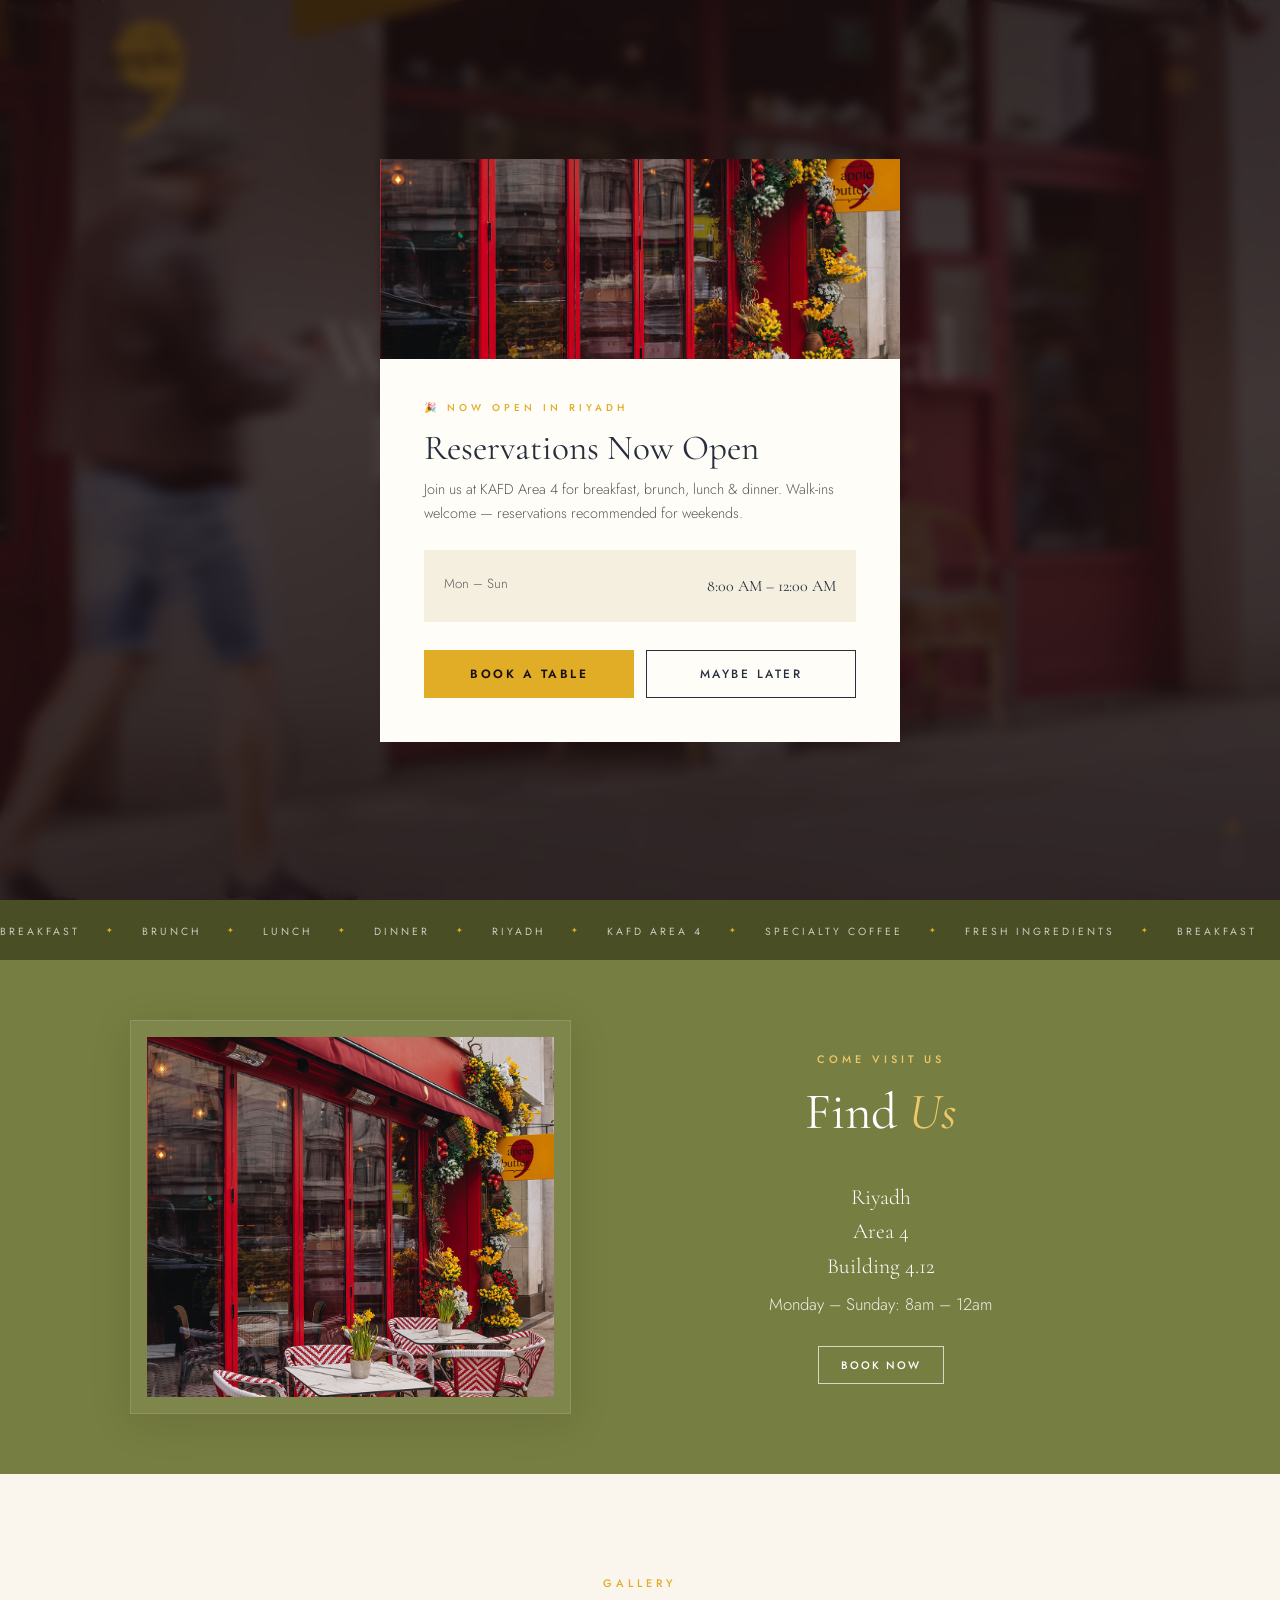
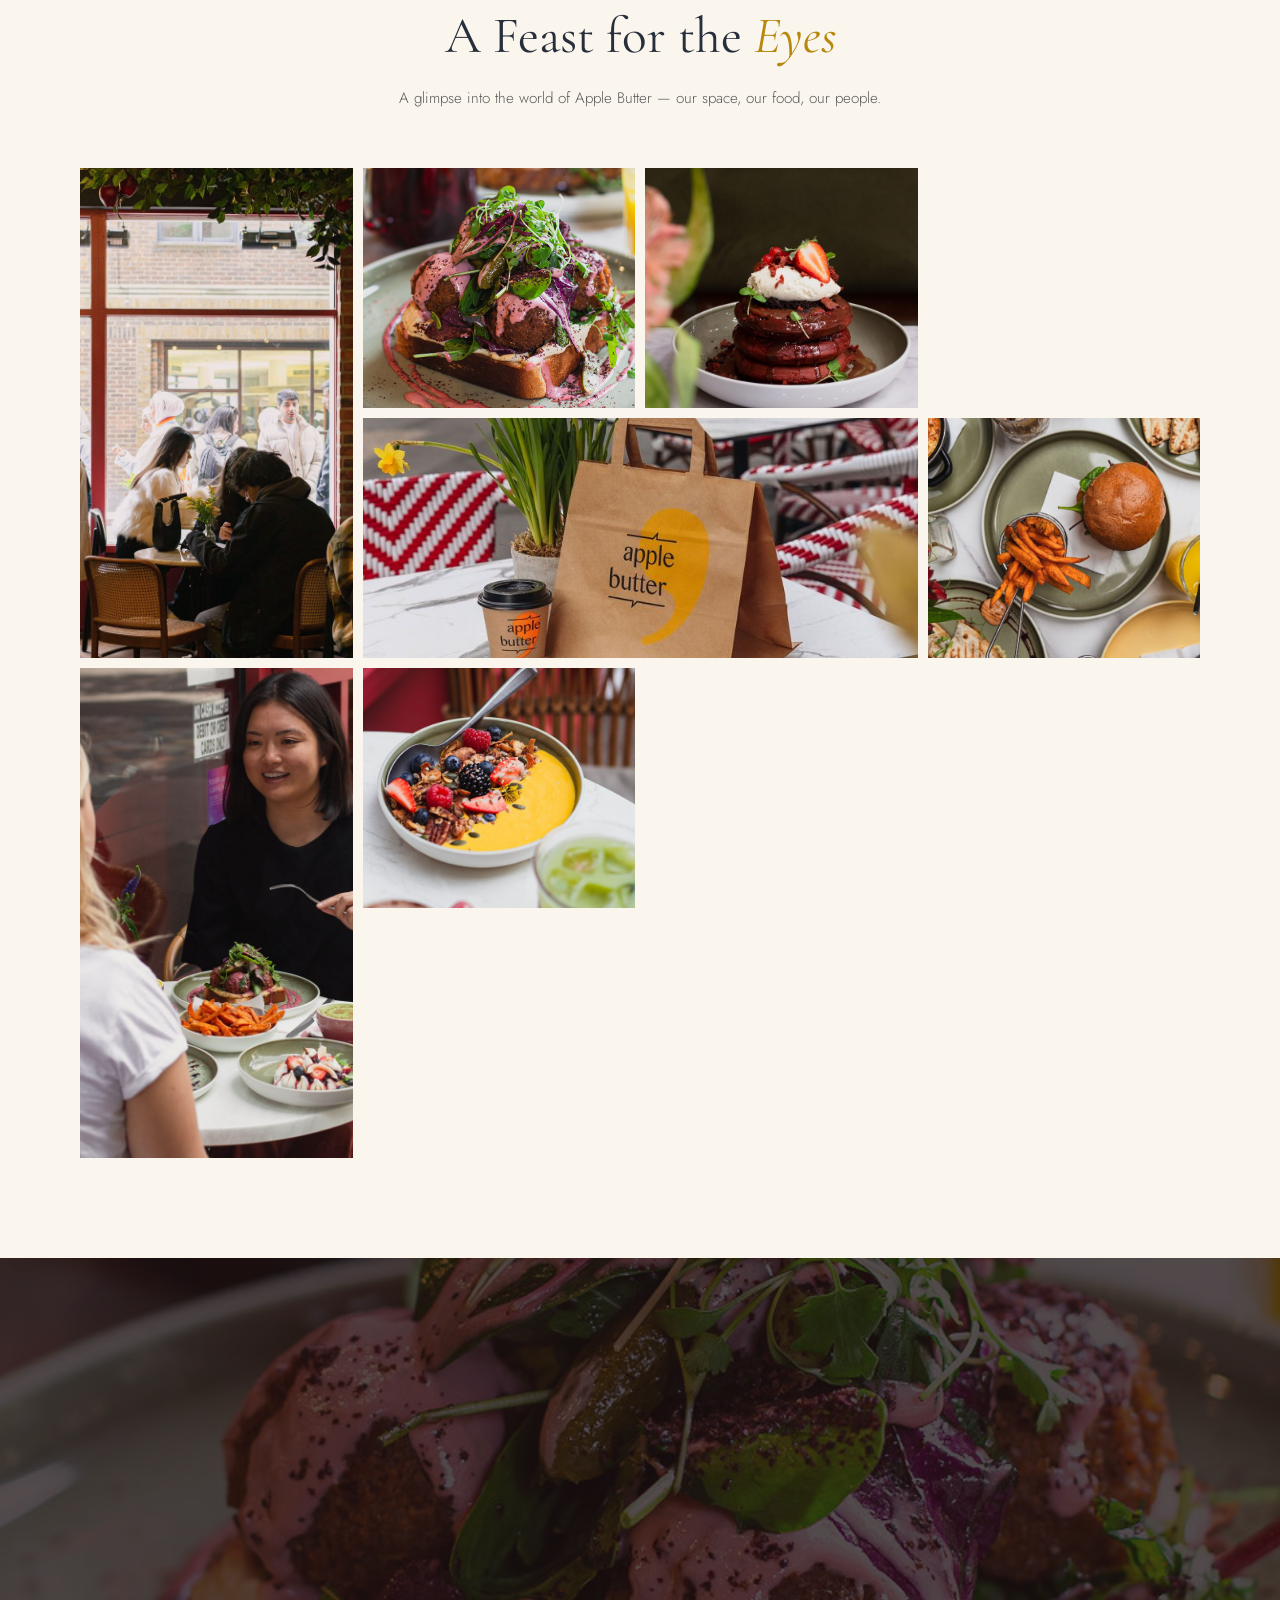
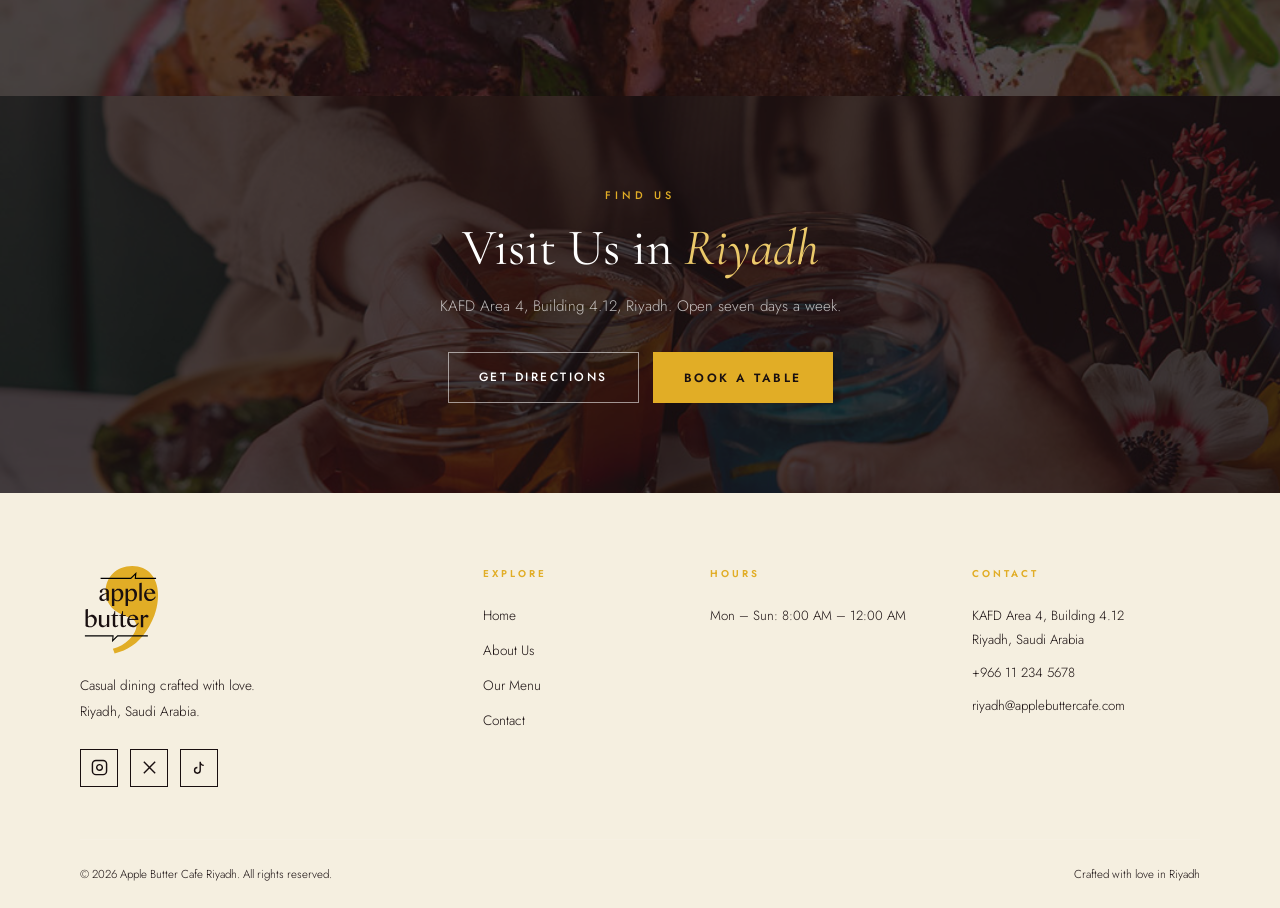
<file: index.html>
<!DOCTYPE html>
<html lang="en">
<head>
  <meta charset="UTF-8">
  <meta name="viewport" content="width=device-width, initial-scale=1.0">
  <meta name="description" content="Apple Butter Cafe Riyadh — Casual dining crafted with love in the heart of Riyadh. Wholesome food, great coffee, warm atmosphere.">
  <title>Apple Butter Cafe | Riyadh</title>
  <link rel="icon" type="image/svg+xml" href="images/logo.svg">
  <link rel="preconnect" href="https://fonts.googleapis.com">
  <link rel="preconnect" href="https://fonts.gstatic.com" crossorigin>
  <link href="https://fonts.googleapis.com/css2?family=Cormorant+Garamond:ital,wght@0,300;0,400;0,500;0,600;1,300;1,400;1,500&family=Jost:wght@300;400;500;600&display=swap" rel="stylesheet">
  <link rel="stylesheet" href="style.css">
</head>
<body>

<!-- PRELOADER -->
<div class="preloader" id="preloader">
  <img src="images/logo.svg" alt="Apple Butter Cafe" class="preloader-logo">
  <div class="preloader-line"></div>
</div>

<!-- NAVBAR -->
<nav class="navbar" id="navbar">
  <div class="nav-container">
    <a href="index.html" class="nav-logo" aria-label="Apple Butter Cafe Home">
      <img src="images/logo.svg" alt="Apple Butter Cafe">
    </a>
    <button class="hamburger" id="hamburger" aria-label="Open menu">
      <span></span><span></span><span></span>
    </button>
  </div>
</nav>

<!-- SIDEBAR OVERLAY -->
<div class="nav-overlay" id="navOverlay"></div>

<!-- SIDEBAR (FULLSCREEN & SITEWIDE) -->
<aside class="nav-sidebar" id="navSidebar" role="dialog" aria-label="Navigation menu">
  <button class="sidebar-close" id="sidebarClose" aria-label="Close menu">
    <svg viewBox="0 0 24 24" fill="none" stroke="currentColor"><line x1="18" y1="6" x2="6" y2="18"/><line x1="6" y1="6" x2="18" y2="18"/></svg>
  </button>
  
  <div class="sidebar-top-logo">
    <img src="images/logo.svg" alt="Apple Butter Cafe">
  </div>

  <div class="sidebar-body">
    <nav class="sidebar-nav-right">
      <a href="index.html"   class="sidebar-link" data-page="index.html">Home</a>
      <a href="about.html"   class="sidebar-link" data-page="about.html">About Us</a>
      <a href="menu.html"    class="sidebar-link" data-page="menu.html">Our Menus</a>
      <a href="contact.html" class="sidebar-link" data-page="contact.html">Contact</a>
      <button class="sidebar-book-btn" data-open-booking>BOOK A TABLE</button>
    </nav>
  </div>
</aside>

<!-- ===== HERO ===== -->
<section class="hero" id="home">
  <div class="hero-slides">
    <div class="hero-slide active" style="background-image:url('images/LHP-AppleButterCafe-Interiors_Exteriors-15.jpg')"></div>
    <div class="hero-slide" style="background-image:url('images/AppleButter_EmmaPharaoh_07March24_122.jpg')"></div>
    <div class="hero-slide" style="background-image:url('images/MSH00416-scaled-e1768318962369.jpg')"></div>
  </div>
  <div class="hero-overlay"></div>
  <div class="hero-content">
    <span class="hero-eyebrow reveal-hero">Riyadh · Casual Dining</span>
    <h1 class="hero-title reveal-hero rh-d1">Where Every Meal<br>Feels Like <em>Home</em></h1>
    <p class="hero-subtitle reveal-hero rh-d2">Crafted with love. Served with warmth.</p>
    <div class="hero-actions reveal-hero rh-d3">
      <a href="menu.html" class="btn btn-primary">View Our Menu</a>
      <a href="contact.html" class="btn btn-outline">Find Us</a>
    </div>
  </div>
  <div class="hero-scroll"><span>Scroll</span><div class="scroll-line"></div></div>
  <div class="hero-dots">
    <button class="slide-dot active" data-slide="0" aria-label="Slide 1"></button>
    <button class="slide-dot" data-slide="1" aria-label="Slide 2"></button>
    <button class="slide-dot" data-slide="2" aria-label="Slide 3"></button>
  </div>
</section>

<!-- MARQUEE -->
<div class="marquee-strip" aria-hidden="true">
  <div class="marquee-track">
    <span>Breakfast</span><span class="msep">&#10022;</span>
    <span>Brunch</span><span class="msep">&#10022;</span>
    <span>Lunch</span><span class="msep">&#10022;</span>
    <span>Dinner</span><span class="msep">&#10022;</span>
    <span>Riyadh</span><span class="msep">&#10022;</span>
    <span>KAFD Area 4</span><span class="msep">&#10022;</span>
    <span>Specialty Coffee</span><span class="msep">&#10022;</span>
    <span>Fresh Ingredients</span><span class="msep">&#10022;</span>
    <span>Breakfast</span><span class="msep">&#10022;</span>
    <span>Brunch</span><span class="msep">&#10022;</span>
    <span>Lunch</span><span class="msep">&#10022;</span>
    <span>Dinner</span><span class="msep">&#10022;</span>
    <span>Riyadh</span><span class="msep">&#10022;</span>
    <span>KAFD Area 4</span><span class="msep">&#10022;</span>
    <span>Specialty Coffee</span><span class="msep">&#10022;</span>
    <span>Fresh Ingredients</span><span class="msep">&#10022;</span>
  </div>
</div>

<!-- ===== OPENING HOURS ===== -->
<section class="hours-section" id="hours">
  <div class="hours-container">
    <div class="hours-layout">
      <!-- LEFT: Photo with margins & styling -->
      <div class="hours-photo-col reveal-left">
        <img src="images/AppleButter_EmmaPharaoh_07March24_122.jpg" alt="Apple Butter Cafe Riyadh interior" loading="lazy">
      </div>
      <!-- RIGHT: Text centered & closer to image with smaller bordered button -->
      <div class="hours-content-col reveal-right">
        <span class="section-label">Come Visit Us</span>
        <h2 class="section-title light">Find <em>Us</em></h2>
        <div class="hours-address">
          <p>Riyadh</p>
          <p>Area 4</p>
          <p>Building 4.12</p>
          <p class="hours-time-text">Monday – Sunday: 8am – 12am</p>
        </div>
        <button class="btn btn-bordered-sm" data-open-booking>Book Now</button>
      </div>
    </div>
  </div>
</section>

<!-- ===== GALLERY ===== -->
<section class="gallery-section" id="gallery">
  <div class="container">
    <div class="section-header reveal">
      <span class="section-label">Gallery</span>
      <h2 class="section-title">A Feast for the <em>Eyes</em></h2>
      <p class="section-desc">A glimpse into the world of Apple Butter — our space, our food, our people.</p>
    </div>
    <div class="gallery-grid reveal">
      <div class="gallery-item tall" id="gal-1">
        <img src="images/20230425-ABC-90-683x1024.jpg" alt="Cafe interior" loading="lazy">
        <div class="gallery-overlay"><span>Interior</span></div>
      </div>
      <div class="gallery-item" id="gal-2">
        <img src="images/LHP-AppleButterCafe-Food-FalafelSandwich-2.jpg" alt="Falafel Sandwich" loading="lazy">
        <div class="gallery-overlay"><span>Falafel Wrap</span></div>
      </div>
      <div class="gallery-item" id="gal-3">
        <img src="images/LHP-AppleButterCafe-AutumnMenu-2-1-683x1024.jpg" alt="Seasonal dish" loading="lazy">
        <div class="gallery-overlay"><span>Seasonal</span></div>
      </div>
      <div class="gallery-item wide" id="gal-4">
        <img src="images/AppleButter_EmmaPharaoh_07March24_128-683x1024.jpg" alt="Cosy dining" loading="lazy">
        <div class="gallery-overlay"><span>Cosy Dining</span></div>
      </div>
      <div class="gallery-item" id="gal-5">
        <img src="images/LHP-ABC-September2023-49-682x1024.jpg" alt="Dish" loading="lazy">
        <div class="gallery-overlay"><span>Fresh Plates</span></div>
      </div>
      <div class="gallery-item tall" id="gal-6">
        <img src="images/AppleButterCafe-LHP-JulyShoot-75-682x1024.jpg" alt="Summer menu" loading="lazy">
        <div class="gallery-overlay"><span>Our Menu</span></div>
      </div>
      <div class="gallery-item" id="gal-7">
        <img src="images/LHP-AppleButterCafe-AutumnMenu-34-683x1024.jpg" alt="Specials" loading="lazy">
        <div class="gallery-overlay"><span>Specials</span></div>
      </div>
    </div>
  </div>
</section>

<!-- ===== CTA: VIEW MENU ===== -->
<section class="cta-banner">
  <div class="cta-bg" style="background-image:url('images/LHP-AppleButterCafe-Food-FalafelSandwich-2.jpg')"></div>
  <div class="cta-overlay"></div>
  <div class="container">
    <div class="cta-content reveal">
      <span class="section-label" style="justify-content:center;display:flex">Our Menu</span>
      <h2 class="section-title light">Something for <em>Every Craving</em></h2>
      <p>From hearty breakfasts to light bites and indulgent desserts — crafted fresh daily.</p>
      <a href="menu.html" class="btn btn-primary">Explore the Full Menu</a>
    </div>
  </div>
</section>

<!-- ===== CTA: CONTACT ===== -->
<section class="cta-banner" style="padding:90px 0">
  <div class="cta-bg" style="background-image:url('images/AppleButter_EmmaPharaoh_07March24_77.jpg')"></div>
  <div class="cta-overlay" style="background:rgba(25,15,16,.78)"></div>
  <div class="container">
    <div class="cta-content reveal">
      <span class="section-label" style="justify-content:center;display:flex">Find Us</span>
      <h2 class="section-title light">Visit Us in <em>Riyadh</em></h2>
      <p>KAFD Area 4, Building 4.12, Riyadh. Open seven days a week.</p>
      <div style="display:flex;gap:14px;justify-content:center;flex-wrap:wrap">
        <a href="contact.html" class="btn btn-outline">Get Directions</a>
        <button class="btn btn-primary" data-open-booking>Book a Table</button>
      </div>
    </div>
  </div>
</section>

<!-- ===== FOOTER ===== -->
<footer class="footer">
  <div class="container">
    <div class="footer-top">
      <div class="footer-brand">
        <img src="images/logo.svg" alt="Apple Butter Cafe" class="footer-logo">
        <p>Casual dining crafted with love.<br>Riyadh, Saudi Arabia.</p>
        <div class="footer-social">
          <a href="https://instagram.com/applebuttercafe" target="_blank" rel="noopener" aria-label="Instagram">
            <svg width="17" height="17" viewBox="0 0 24 24" fill="none" stroke="currentColor" stroke-width="2"><rect x="2" y="2" width="20" height="20" rx="5"/><path d="M16 11.37A4 4 0 1 1 12.63 8 4 4 0 0 1 16 11.37z"/><line x1="17.5" y1="6.5" x2="17.51" y2="6.5"/></svg>
          </a>
          <a href="https://twitter.com/applebuttercafe" target="_blank" rel="noopener" aria-label="Twitter">
            <svg width="17" height="17" viewBox="0 0 24 24" fill="none" stroke="currentColor" stroke-width="2"><path d="M4 4l16 16M4 20L20 4"/></svg>
          </a>
          <a href="https://www.tiktok.com/@applebuttercafe" target="_blank" rel="noopener" aria-label="TikTok">
            <svg width="17" height="17" viewBox="0 0 24 24" fill="none" stroke="currentColor" stroke-width="2"><path d="M9 12a4 4 0 1 0 4 4V4a5 5 0 0 0 5 5"/></svg>
          </a>
        </div>
      </div>
      <div class="footer-nav">
        <h4>Explore</h4>
        <a href="index.html">Home</a>
        <a href="about.html">About Us</a>
        <a href="menu.html">Our Menu</a>
        <a href="contact.html">Contact</a>
      </div>
      <div class="footer-col">
        <h4>Hours</h4>
        <p>Mon – Sun: 8:00 AM – 12:00 AM</p>
      </div>
      <div class="footer-col">
        <h4>Contact</h4>
        <p>KAFD Area 4, Building 4.12<br>Riyadh, Saudi Arabia</p>
        <p><a href="tel:+966112345678">+966 11 234 5678</a></p>
        <p><a href="mailto:riyadh@applebuttercafe.com">riyadh@applebuttercafe.com</a></p>
      </div>
    </div>
    <div class="footer-bottom">
      <p>&copy; 2026 Apple Butter Cafe Riyadh. All rights reserved.</p>
      <p>Crafted with love in Riyadh</p>
    </div>
  </div>
</footer>

<!-- BACK TO TOP -->
<button class="back-to-top" id="backToTop" aria-label="Back to top">
  <svg width="18" height="18" viewBox="0 0 24 24" fill="none" stroke="currentColor" stroke-width="2"><polyline points="18 15 12 9 6 15"/></svg>
</button>

<!-- ===== WELCOME POPUP ===== -->
<div class="popup-overlay" id="welcomePopup" role="dialog" aria-modal="true" aria-labelledby="welcomeTitle">
  <div class="popup-box">
    <button class="popup-close" id="closeWelcome" aria-label="Close">
      <svg width="22" height="22" viewBox="0 0 24 24" fill="none" stroke="currentColor" stroke-width="2"><line x1="18" y1="6" x2="6" y2="18"/><line x1="6" y1="6" x2="18" y2="18"/></svg>
    </button>
    <img src="images/AppleButter_EmmaPharaoh_07March24_122.jpg" alt="Apple Butter Cafe" class="popup-img">
    <div class="popup-body">
      <span class="popup-eyebrow">&#127881; Now Open in Riyadh</span>
      <h2 class="popup-title" id="welcomeTitle">Reservations Now Open</h2>
      <p class="popup-subtitle">Join us at KAFD Area 4 for breakfast, brunch, lunch &amp; dinner. Walk-ins welcome — reservations recommended for weekends.</p>
      <div class="popup-hours">
        <div class="popup-hours-row">
          <span class="ph-day">Mon – Sun</span>
          <span class="ph-time">8:00 AM – 12:00 AM</span>
        </div>
      </div>
      <div class="popup-actions">
        <button class="btn btn-primary" id="welcomeBookBtn">Book a Table</button>
        <button class="btn btn-outline-dark" id="closeWelcome2">Maybe Later</button>
      </div>
    </div>
  </div>
</div>

<!-- ===== BOOKING POPUP ===== -->
<div class="popup-overlay booking-popup" id="bookingPopup" role="dialog" aria-modal="true" aria-labelledby="bookingTitle">
  <div class="popup-box dark">
    <button class="popup-close light" id="closeBooking" aria-label="Close">
      <svg width="22" height="22" viewBox="0 0 24 24" fill="none" stroke="currentColor" stroke-width="2"><line x1="18" y1="6" x2="6" y2="18"/><line x1="6" y1="6" x2="18" y2="18"/></svg>
    </button>
    <div class="popup-body">
      <span class="popup-eyebrow">Reserve Your Spot</span>
      <h2 class="popup-title light" id="bookingTitle">Book a <em>Table</em></h2>
      <p class="popup-subtitle light">Fill in your details and we'll confirm your reservation within a few hours.</p>
      <form class="booking-form" id="bookingForm" novalidate>
        <div class="form-row">
          <div class="form-group">
            <label for="book-name">Full Name *</label>
            <input type="text" id="book-name" placeholder="Your name" required>
          </div>
          <div class="form-group">
            <label for="book-phone">Phone Number *</label>
            <input type="tel" id="book-phone" placeholder="+966 5X XXX XXXX">
          </div>
        </div>
        <div class="form-row">
          <div class="form-group">
            <label for="book-email">Email Address</label>
            <input type="email" id="book-email" placeholder="your@email.com">
          </div>
          <div class="form-group">
            <label for="book-guests">Number of Guests</label>
            <select id="book-guests">
              <option value="1">1 Guest</option>
              <option value="2" selected>2 Guests</option>
              <option value="3">3 Guests</option>
              <option value="4">4 Guests</option>
              <option value="5">5 Guests</option>
              <option value="6">6 Guests</option>
              <option value="7+">7+ Guests (Group)</option>
            </select>
          </div>
        </div>
        <div class="form-row">
          <div class="form-group">
            <label for="book-date">Preferred Date</label>
            <input type="date" id="book-date">
          </div>
          <div class="form-group">
            <label for="book-time">Preferred Time</label>
            <select id="book-time">
              <option value="">Select time</option>
              <option>08:00 AM</option><option>09:00 AM</option>
              <option>10:00 AM</option><option>11:00 AM</option>
              <option>12:00 PM</option><option>01:00 PM</option>
              <option>02:00 PM</option><option>03:00 PM</option>
              <option>04:00 PM</option><option>05:00 PM</option>
              <option>06:00 PM</option><option>07:00 PM</option>
              <option>08:00 PM</option><option>09:00 PM</option>
              <option>10:00 PM</option><option>11:00 PM</option>
            </select>
          </div>
        </div>
        <div class="form-group">
          <label for="book-notes">Special Requests</label>
          <textarea id="book-notes" placeholder="Dietary requirements, celebrations, high chair needed..."></textarea>
        </div>
        <button type="submit" class="form-submit">Request Reservation</button>
      </form>
    </div>
  </div>
</div>

<script>
  document.getElementById('closeWelcome2') && document.getElementById('closeWelcome2').addEventListener('click', () => {
    document.getElementById('welcomePopup').classList.remove('open');
    document.body.style.overflow = '';
  });
</script>
<script src="main.js"></script>
</body>
</html>
</file>
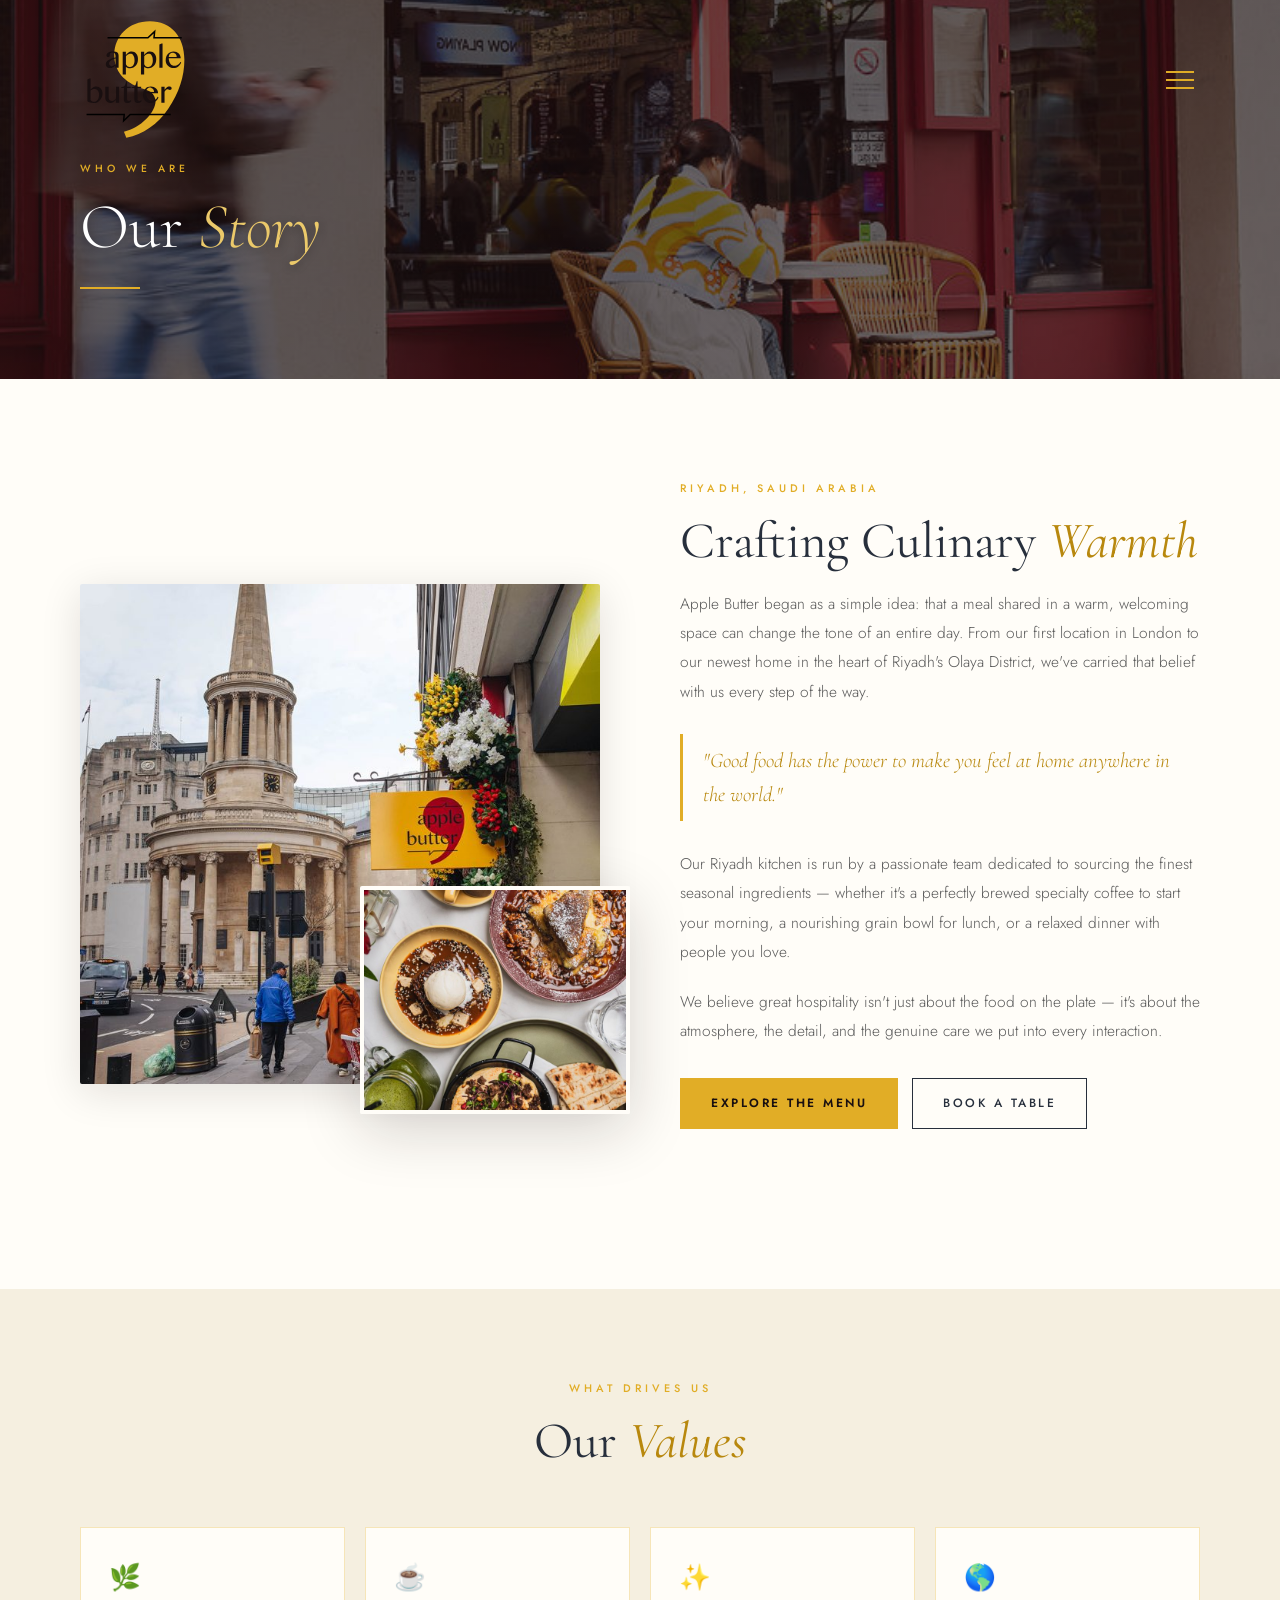
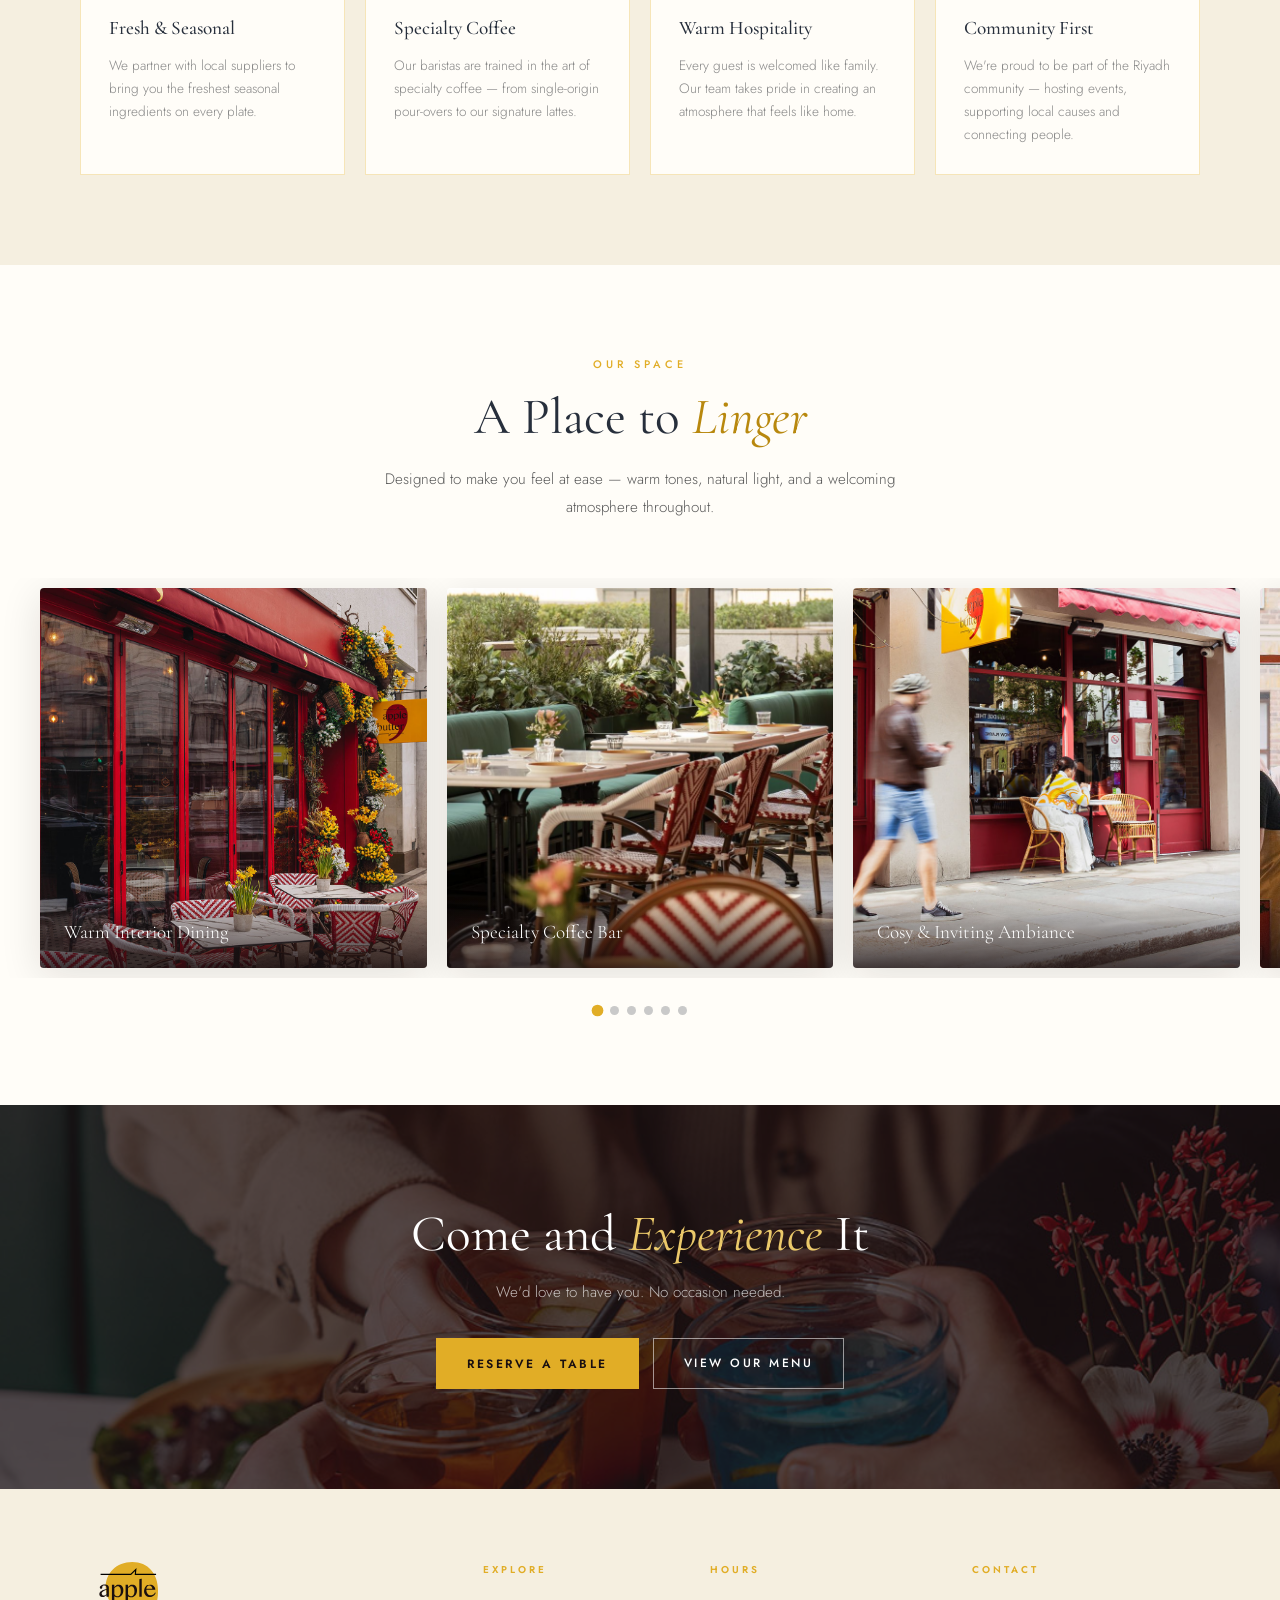
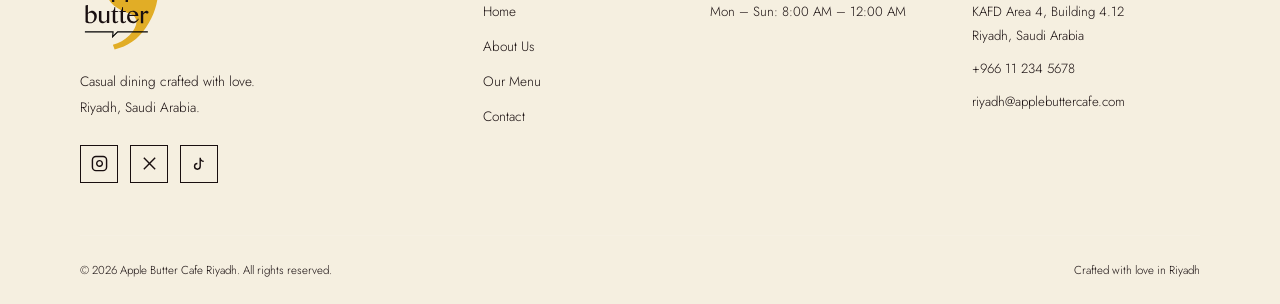
<file: about.html>
<!DOCTYPE html>
<html lang="en">
<head>
  <meta charset="UTF-8">
  <meta name="viewport" content="width=device-width, initial-scale=1.0">
  <meta name="description" content="About Apple Butter Cafe Riyadh — Our story, our values, and our passion for wholesome food.">
  <title>About Us | Apple Butter Cafe Riyadh</title>
  <link rel="icon" type="image/svg+xml" href="images/logo.svg">
  <link rel="preconnect" href="https://fonts.googleapis.com">
  <link rel="preconnect" href="https://fonts.gstatic.com" crossorigin>
  <link href="https://fonts.googleapis.com/css2?family=Cormorant+Garamond:ital,wght@0,300;0,400;0,500;0,600;1,300;1,400;1,500&family=Jost:wght@300;400;500;600&display=swap" rel="stylesheet">
  <link rel="stylesheet" href="style.css">
</head>
<body>

<!-- NAVBAR -->
<nav class="navbar" id="navbar">
  <div class="nav-container">
    <a href="index.html" class="nav-logo"><img src="images/logo.svg" alt="Apple Butter Cafe"></a>
    <button class="hamburger" id="hamburger" aria-label="Open menu">
      <span></span><span></span><span></span>
    </button>
  </div>
</nav>

<!-- SIDEBAR OVERLAY -->
<div class="nav-overlay" id="navOverlay"></div>

<!-- SIDEBAR (FULLSCREEN & SITEWIDE) -->
<aside class="nav-sidebar" id="navSidebar" role="dialog" aria-label="Navigation menu">
  <button class="sidebar-close" id="sidebarClose" aria-label="Close menu">
    <svg viewBox="0 0 24 24" fill="none" stroke="currentColor"><line x1="18" y1="6" x2="6" y2="18"/><line x1="6" y1="6" x2="18" y2="18"/></svg>
  </button>
  
  <div class="sidebar-top-logo">
    <img src="images/logo.svg" alt="Apple Butter Cafe">
  </div>

  <div class="sidebar-body">
    <nav class="sidebar-nav-right">
      <a href="index.html"   class="sidebar-link" data-page="index.html">Home</a>
      <a href="about.html"   class="sidebar-link" data-page="about.html">About Us</a>
      <a href="menu.html"    class="sidebar-link" data-page="menu.html">Our Menus</a>
      <a href="contact.html" class="sidebar-link" data-page="contact.html">Contact</a>
      <button class="sidebar-book-btn" data-open-booking>BOOK A TABLE</button>
    </nav>
  </div>
</aside>

<!-- PAGE HERO -->
<section class="page-hero">
  <div class="page-hero-bg" style="background-image:url('images/LHP-AppleButterCafe-Interiors_Exteriors-15.jpg')"></div>
  <div class="page-hero-overlay"></div>
  <div class="container">
    <div class="page-hero-content">
      <span class="page-hero-label">Who We Are</span>
      <h1>Our <em>Story</em></h1>
      <div class="page-hero-line"></div>
    </div>
  </div>
</section>

<!-- ABOUT MAIN -->
<section class="about-section">
  <div class="container">
    <div class="about-grid">
      <div class="about-images reveal-left">
        <div class="about-img-main">
          <img src="images/AppleButter_EmmaPharaoh_07March24_116-683x1024.jpg" alt="Inside Apple Butter Cafe">
        </div>
        <div class="about-img-float">
          <img src="images/LHP-ABC-September2023-87-682x1024.jpg" alt="Fresh food at Apple Butter">
        </div>
      </div>
      <div class="about-content reveal-right" style="padding-bottom:60px">
        <span class="section-label">Riyadh, Saudi Arabia</span>
        <h2 class="section-title">Crafting Culinary <em>Warmth</em></h2>
        <p class="about-text">Apple Butter began as a simple idea: that a meal shared in a warm, welcoming space can change the tone of an entire day. From our first location in London to our newest home in the heart of Riyadh's Olaya District, we've carried that belief with us every step of the way.</p>
        <p class="about-highlight">"Good food has the power to make you feel at home anywhere in the world."</p>
        <p class="about-text">Our Riyadh kitchen is run by a passionate team dedicated to sourcing the finest seasonal ingredients — whether it's a perfectly brewed specialty coffee to start your morning, a nourishing grain bowl for lunch, or a relaxed dinner with people you love.</p>
        <p class="about-text">We believe great hospitality isn't just about the food on the plate — it's about the atmosphere, the detail, and the genuine care we put into every interaction.</p>
        <div style="display:flex;gap:14px;flex-wrap:wrap;margin-top:32px">
          <a href="menu.html" class="btn btn-primary">Explore the Menu</a>
          <button class="btn btn-outline-dark" data-open-booking>Book a Table</button>
        </div>
      </div>
    </div>
  </div>
</section>

<!-- OUR VALUES -->
<section style="background:var(--cream);padding:90px 0">
  <div class="container">
    <div class="section-header reveal">
      <span class="section-label">What Drives Us</span>
      <h2 class="section-title">Our <em>Values</em></h2>
    </div>
    <div style="display:grid;grid-template-columns:repeat(4,1fr);gap:20px" class="reveal">
      <div class="value-card">
        <div class="value-icon">&#127807;</div>
        <h4>Fresh & Seasonal</h4>
        <p>We partner with local suppliers to bring you the freshest seasonal ingredients on every plate.</p>
      </div>
      <div class="value-card">
        <div class="value-icon">&#9749;</div>
        <h4>Specialty Coffee</h4>
        <p>Our baristas are trained in the art of specialty coffee — from single-origin pour-overs to our signature lattes.</p>
      </div>
      <div class="value-card">
        <div class="value-icon">&#10024;</div>
        <h4>Warm Hospitality</h4>
        <p>Every guest is welcomed like family. Our team takes pride in creating an atmosphere that feels like home.</p>
      </div>
      <div class="value-card">
        <div class="value-icon">&#127758;</div>
        <h4>Community First</h4>
        <p>We're proud to be part of the Riyadh community — hosting events, supporting local causes and connecting people.</p>
      </div>
    </div>
  </div>
</section>

<!-- SPACE PHOTOS CAROUSEL -->
<section style="padding:90px 0;background:var(--warm-white);overflow:hidden">
  <div class="container">
    <div class="section-header reveal">
      <span class="section-label">Our Space</span>
      <h2 class="section-title">A Place to <em>Linger</em></h2>
      <p class="section-desc">Designed to make you feel at ease — warm tones, natural light, and a welcoming atmosphere throughout.</p>
    </div>
  </div>
  
  <div class="space-carousel-wrapper reveal">
    <div class="space-carousel-track" id="spaceTrack">
      <div class="space-carousel-slide">
        <img src="images/AppleButter_EmmaPharaoh_07March24_122.jpg" alt="Dining area">
        <div class="space-carousel-caption">Warm Interior Dining</div>
      </div>
      <div class="space-carousel-slide">
        <img src="images/MSH00416-scaled-e1768318962369.jpg" alt="Coffee Bar">
        <div class="space-carousel-caption">Specialty Coffee Bar</div>
      </div>
      <div class="space-carousel-slide">
        <img src="images/LHP-AppleButterCafe-Interiors_Exteriors-15.jpg" alt="Exterior View">
        <div class="space-carousel-caption">Cosy &amp; Inviting Ambiance</div>
      </div>
      <div class="space-carousel-slide">
        <img src="images/20230425-ABC-90-683x1024.jpg" alt="Corner Seating">
        <div class="space-carousel-caption">Thoughtfully Designed Spaces</div>
      </div>
      <div class="space-carousel-slide">
        <img src="images/LHP-ABC-September2023-49-682x1024.jpg" alt="Artisanal Dishes">
        <div class="space-carousel-caption">Crafted Culinary Creations</div>
      </div>
      <div class="space-carousel-slide">
        <img src="images/AppleButterCafe-LHP-JulyShoot-75-682x1024.jpg" alt="Fresh Presentations">
        <div class="space-carousel-caption">Seasonal Specialities</div>
      </div>
    </div>
  </div>

  <div class="space-carousel-dots">
    <button class="space-dot active" aria-label="Slide 1"></button>
    <button class="space-dot" aria-label="Slide 2"></button>
    <button class="space-dot" aria-label="Slide 3"></button>
    <button class="space-dot" aria-label="Slide 4"></button>
    <button class="space-dot" aria-label="Slide 5"></button>
    <button class="space-dot" aria-label="Slide 6"></button>
  </div>
</section>

<!-- CTA -->
<section class="cta-banner" style="padding:100px 0">
  <div class="cta-bg" style="background-image:url('images/AppleButter_EmmaPharaoh_07March24_77.jpg')"></div>
  <div class="cta-overlay"></div>
  <div class="container">
    <div class="cta-content reveal">
      <h2 class="section-title light">Come and <em>Experience</em> It</h2>
      <p>We'd love to have you. No occasion needed.</p>
      <div style="display:flex;gap:14px;justify-content:center;flex-wrap:wrap">
        <button class="btn btn-primary" data-open-booking>Reserve a Table</button>
        <a href="menu.html" class="btn btn-outline">View Our Menu</a>
      </div>
    </div>
  </div>
</section>

<!-- FOOTER -->
<footer class="footer">
  <div class="container">
    <div class="footer-top">
      <div class="footer-brand">
        <img src="images/logo.svg" alt="Apple Butter Cafe" class="footer-logo">
        <p>Casual dining crafted with love.<br>Riyadh, Saudi Arabia.</p>
        <div class="footer-social">
          <a href="https://instagram.com/applebuttercafe" target="_blank" rel="noopener" aria-label="Instagram">
            <svg width="17" height="17" viewBox="0 0 24 24" fill="none" stroke="currentColor" stroke-width="2"><rect x="2" y="2" width="20" height="20" rx="5"/><path d="M16 11.37A4 4 0 1 1 12.63 8 4 4 0 0 1 16 11.37z"/><line x1="17.5" y1="6.5" x2="17.51" y2="6.5"/></svg>
          </a>
          <a href="https://twitter.com/applebuttercafe" target="_blank" rel="noopener" aria-label="Twitter">
            <svg width="17" height="17" viewBox="0 0 24 24" fill="none" stroke="currentColor" stroke-width="2"><path d="M4 4l16 16M4 20L20 4"/></svg>
          </a>
          <a href="https://www.tiktok.com/@applebuttercafe" target="_blank" rel="noopener" aria-label="TikTok">
            <svg width="17" height="17" viewBox="0 0 24 24" fill="none" stroke="currentColor" stroke-width="2"><path d="M9 12a4 4 0 1 0 4 4V4a5 5 0 0 0 5 5"/></svg>
          </a>
        </div>
      </div>
      <div class="footer-nav">
        <h4>Explore</h4>
        <a href="index.html">Home</a>
        <a href="about.html">About Us</a>
        <a href="menu.html">Our Menu</a>
        <a href="contact.html">Contact</a>
      </div>
      <div class="footer-col">
        <h4>Hours</h4>
        <p>Mon – Sun: 8:00 AM – 12:00 AM</p>
      </div>
      <div class="footer-col">
        <h4>Contact</h4>
        <p>KAFD Area 4, Building 4.12<br>Riyadh, Saudi Arabia</p>
        <p><a href="tel:+966112345678">+966 11 234 5678</a></p>
        <p><a href="mailto:riyadh@applebuttercafe.com">riyadh@applebuttercafe.com</a></p>
      </div>
    </div>
    <div class="footer-bottom">
      <p>&copy; 2026 Apple Butter Cafe Riyadh. All rights reserved.</p>
      <p>Crafted with love in Riyadh</p>
    </div>
  </div>
</footer>

<button class="back-to-top" id="backToTop" aria-label="Back to top">
  <svg width="18" height="18" viewBox="0 0 24 24" fill="none" stroke="currentColor" stroke-width="2"><polyline points="18 15 12 9 6 15"/></svg>
</button>

<!-- BOOKING POPUP -->
<div class="popup-overlay booking-popup" id="bookingPopup" role="dialog" aria-modal="true" aria-labelledby="bookingTitle">
  <div class="popup-box dark">
    <button class="popup-close light" id="closeBooking" aria-label="Close">
      <svg width="22" height="22" viewBox="0 0 24 24" fill="none" stroke="currentColor" stroke-width="2"><line x1="18" y1="6" x2="6" y2="18"/><line x1="6" y1="6" x2="18" y2="18"/></svg>
    </button>
    <div class="popup-body">
      <span class="popup-eyebrow">Reserve Your Spot</span>
      <h2 class="popup-title light" id="bookingTitle">Book a <em>Table</em></h2>
      <p class="popup-subtitle light">Fill in your details and we'll confirm within a few hours.</p>
      <form class="booking-form" id="bookingForm" novalidate>
        <div class="form-row">
          <div class="form-group"><label for="book-name">Full Name *</label><input type="text" id="book-name" placeholder="Your name" required></div>
          <div class="form-group"><label for="book-phone">Phone Number *</label><input type="tel" id="book-phone" placeholder="+966 5X XXX XXXX"></div>
        </div>
        <div class="form-row">
          <div class="form-group"><label for="book-email">Email</label><input type="email" id="book-email" placeholder="your@email.com"></div>
          <div class="form-group"><label for="book-guests">Guests</label>
            <select id="book-guests">
              <option value="1">1 Guest</option><option value="2" selected>2 Guests</option>
              <option value="3">3 Guests</option><option value="4">4 Guests</option>
              <option value="5">5 Guests</option><option value="6">6 Guests</option>
              <option value="7+">7+ Guests</option>
            </select>
          </div>
        </div>
        <div class="form-row">
          <div class="form-group"><label for="book-date">Date</label><input type="date" id="book-date"></div>
          <div class="form-group"><label for="book-time">Time</label>
            <select id="book-time">
              <option value="">Select time</option>
              <option>08:00 AM</option><option>09:00 AM</option><option>10:00 AM</option>
              <option>11:00 AM</option><option>12:00 PM</option><option>01:00 PM</option>
              <option>02:00 PM</option><option>06:00 PM</option><option>07:00 PM</option>
              <option>08:00 PM</option><option>09:00 PM</option><option>10:00 PM</option>
            </select>
          </div>
        </div>
        <div class="form-group"><label for="book-notes">Special Requests</label><textarea id="book-notes" placeholder="Dietary needs, celebrations..."></textarea></div>
        <button type="submit" class="form-submit">Request Reservation</button>
      </form>
    </div>
  </div>
</div>

<script src="main.js"></script>
</body>
</html>
</file>
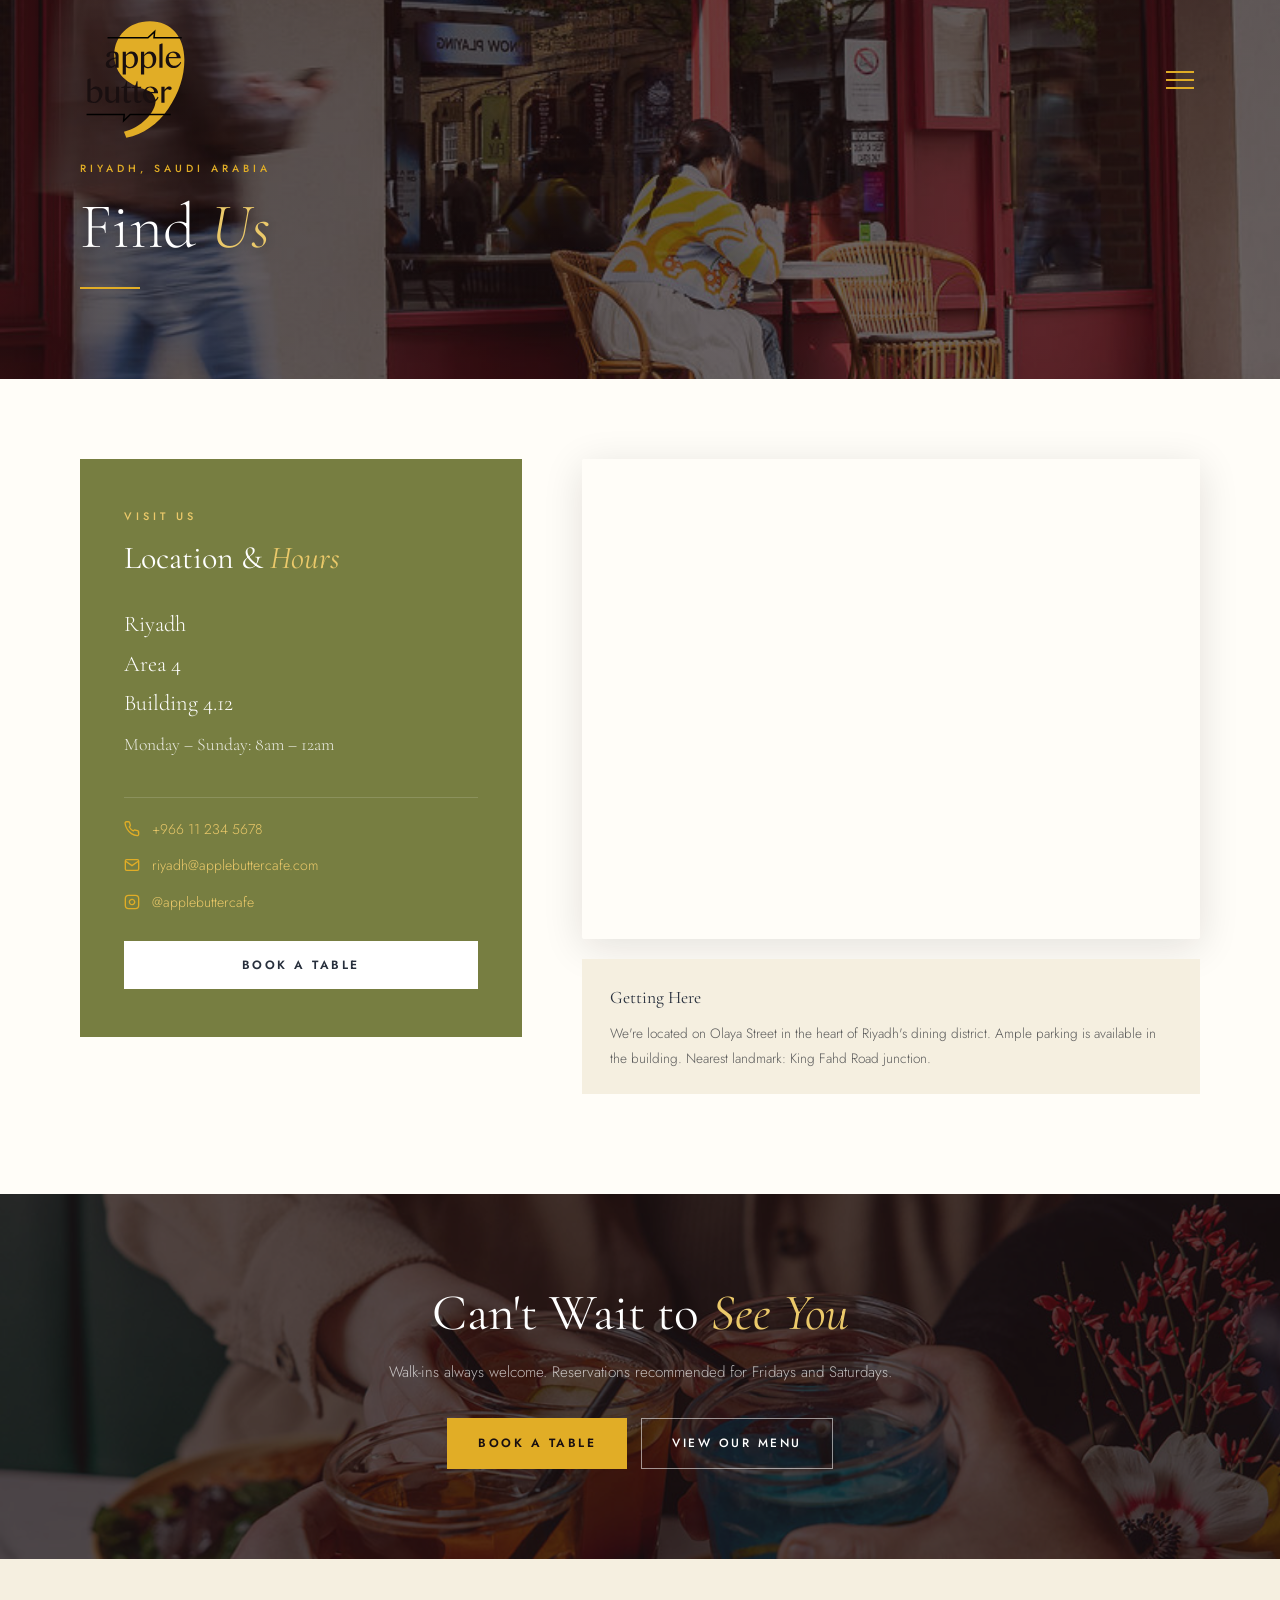
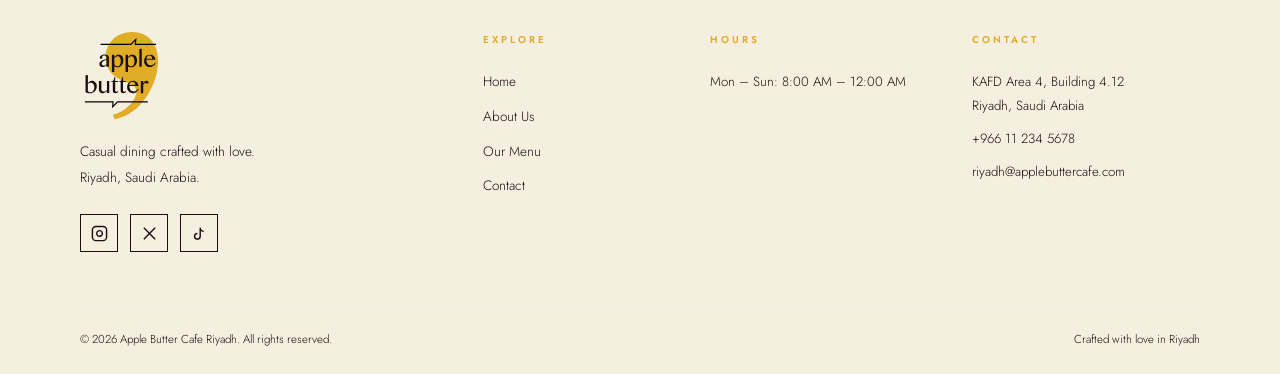
<file: contact.html>
<!DOCTYPE html>
<html lang="en">
<head>
  <meta charset="UTF-8">
  <meta name="viewport" content="width=device-width, initial-scale=1.0">
  <meta name="description" content="Contact Apple Butter Cafe Riyadh — Find us in Olaya District. Opening hours, phone, email and Google Maps directions.">
  <title>Contact | Apple Butter Cafe Riyadh</title>
  <link rel="icon" type="image/svg+xml" href="images/logo.svg">
  <link rel="preconnect" href="https://fonts.googleapis.com">
  <link rel="preconnect" href="https://fonts.gstatic.com" crossorigin>
  <link href="https://fonts.googleapis.com/css2?family=Cormorant+Garamond:ital,wght@0,300;0,400;0,500;0,600;1,300;1,400;1,500&family=Jost:wght@300;400;500;600&display=swap" rel="stylesheet">
  <link rel="stylesheet" href="style.css">
</head>
<body>

<!-- NAVBAR -->
<nav class="navbar" id="navbar">
  <div class="nav-container">
    <a href="index.html" class="nav-logo"><img src="images/logo.svg" alt="Apple Butter Cafe"></a>
    <button class="hamburger" id="hamburger" aria-label="Open menu"><span></span><span></span><span></span></button>
  </div>
</nav>

<!-- SIDEBAR OVERLAY -->
<div class="nav-overlay" id="navOverlay"></div>

<!-- SIDEBAR (FULLSCREEN MATCHING SCREENSHOT) -->
<aside class="nav-sidebar" id="navSidebar" role="dialog" aria-label="Navigation menu">
  <button class="sidebar-close" id="sidebarClose" aria-label="Close menu">
    <svg viewBox="0 0 24 24" fill="none" stroke="currentColor"><line x1="18" y1="6" x2="6" y2="18"/><line x1="6" y1="6" x2="18" y2="18"/></svg>
  </button>
  
  <div class="sidebar-top-logo">
    <img src="images/logo.svg" alt="Apple Butter Cafe">
  </div>

  <div class="sidebar-body">
    <nav class="sidebar-nav-right">
      <a href="index.html"   class="sidebar-link" data-page="index.html">Home</a>
      <a href="about.html"   class="sidebar-link" data-page="about.html">About Us</a>
      <a href="menu.html"    class="sidebar-link" data-page="menu.html">Our Menus</a>
      <a href="contact.html" class="sidebar-link" data-page="contact.html">Contact</a>
      <button class="sidebar-book-btn" data-open-booking>BOOK A TABLE</button>
    </nav>
</aside>

<!-- PAGE HERO -->
<section class="page-hero">
  <div class="page-hero-bg" style="background-image:url('images/LHP-AppleButterCafe-Interiors_Exteriors-15.jpg')"></div>
  <div class="page-hero-overlay"></div>
  <div class="container">
    <div class="page-hero-content">
      <span class="page-hero-label">Riyadh, Saudi Arabia</span>
      <h1>Find <em>Us</em></h1>
      <div class="page-hero-line"></div>
    </div>
  </div>
</section>

<!-- CONTACT CONTENT -->
<section class="contact-page">
  <div class="container">
    <div class="contact-grid">

      <!-- LEFT: Hours & Info -->
      <div>
        <div class="contact-info-card reveal-left">
          <span class="section-label">Visit Us</span>
          <h2 class="section-title">Location &amp; <em>Hours</em></h2>
          <div class="contact-address-block">
            <p>Riyadh</p>
            <p>Area 4</p>
            <p>Building 4.12</p>
            <p class="addr-hours">Monday – Sunday: 8am – 12am</p>
          </div>
          <div class="contact-details">
            <div class="contact-detail-item">
              <svg width="16" height="16" viewBox="0 0 24 24" fill="none" stroke="currentColor" stroke-width="2"><path d="M22 16.92v3a2 2 0 0 1-2.18 2 19.79 19.79 0 0 1-8.63-3.07A19.5 19.5 0 0 1 4.69 12a19.79 19.79 0 0 1-3.07-8.67A2 2 0 0 1 3.6 1.18h3a2 2 0 0 1 2 1.72c.127.96.361 1.903.7 2.81a2 2 0 0 1-.45 2.11L7.91 8.96a16 16 0 0 0 6 6l.92-.92a2 2 0 0 1 2.11-.45c.907.339 1.85.573 2.81.7A2 2 0 0 1 21.73 16.92z"/></svg>
              <a href="tel:+966112345678">+966 11 234 5678</a>
            </div>
            <div class="contact-detail-item">
              <svg width="16" height="16" viewBox="0 0 24 24" fill="none" stroke="currentColor" stroke-width="2"><path d="M4 4h16c1.1 0 2 .9 2 2v12c0 1.1-.9 2-2 2H4c-1.1 0-2-.9-2-2V6c0-1.1.9-2 2-2z"/><polyline points="22,6 12,13 2,6"/></svg>
              <a href="mailto:riyadh@applebuttercafe.com">riyadh@applebuttercafe.com</a>
            </div>
            <div class="contact-detail-item">
              <svg width="16" height="16" viewBox="0 0 24 24" fill="none" stroke="currentColor" stroke-width="2"><rect x="2" y="2" width="20" height="20" rx="5"/><path d="M16 11.37A4 4 0 1 1 12.63 8 4 4 0 0 1 16 11.37z"/><line x1="17.5" y1="6.5" x2="17.51" y2="6.5"/></svg>
              <a href="https://instagram.com/applebuttercafe" target="_blank" rel="noopener">@applebuttercafe</a>
            </div>
          </div>
          <div style="margin-top:28px">
            <button class="btn btn-white" data-open-booking style="width:100%;justify-content:center">Book a Table</button>
          </div>
        </div>
      </div>

      <!-- RIGHT: Google Maps -->
      <div class="reveal-right">
        <div class="map-wrapper">
          <iframe
            src="https://www.google.com/maps/embed?pb=!1m18!1m12!1m3!1d3624.527870649978!2d46.67598031500539!3d24.698326984152593!2m3!1f0!2f0!3f0!3m2!1i1024!2i768!4f13.1!3m3!1m2!1s0x3e2f01b80d1a2185%3A0x2f5b1a9c4c3d7e91!2sOlaya%20St%2C%20Riyadh%20Saudi%20Arabia!5e0!3m2!1sen!2ssa!4v1700000000000!5m2!1sen!2ssa"
            width="100%"
            height="480"
            style="border:0;display:block"
            allowfullscreen=""
            loading="lazy"
            referrerpolicy="no-referrer-when-downgrade"
            title="Apple Butter Cafe Riyadh Location">
          </iframe>
        </div>
        <div style="margin-top:20px;padding:24px 28px;background:var(--cream);border-left:3px solid var(--warm-orange)">
          <p style="font-family:var(--font-display);font-size:1.1rem;font-weight:400;color:var(--text-dark);margin-bottom:8px">Getting Here</p>
          <p style="font-size:.85rem;color:var(--text-mid);line-height:1.8">
            We're located on Olaya Street in the heart of Riyadh's dining district. Ample parking is available in the building. Nearest landmark: King Fahd Road junction.
          </p>
        </div>
      </div>

    </div>
  </div>
</section>

<!-- CTA -->
<section class="cta-banner" style="padding:90px 0">
  <div class="cta-bg" style="background-image:url('images/AppleButter_EmmaPharaoh_07March24_77.jpg')"></div>
  <div class="cta-overlay"></div>
  <div class="container">
    <div class="cta-content reveal">
      <h2 class="section-title light">Can't Wait to <em>See You</em></h2>
      <p>Walk-ins always welcome. Reservations recommended for Fridays and Saturdays.</p>
      <div style="display:flex;gap:14px;justify-content:center;flex-wrap:wrap">
        <button class="btn btn-primary" data-open-booking>Book a Table</button>
        <a href="menu.html" class="btn btn-outline">View Our Menu</a>
      </div>
    </div>
  </div>
</section>

<!-- FOOTER -->
<footer class="footer">
  <div class="container">
    <div class="footer-top">
      <div class="footer-brand">
        <img src="images/logo.svg" alt="Apple Butter Cafe" class="footer-logo">
        <p>Casual dining crafted with love.<br>Riyadh, Saudi Arabia.</p>
        <div class="footer-social">
          <a href="https://instagram.com/applebuttercafe" target="_blank" rel="noopener" aria-label="Instagram">
            <svg width="17" height="17" viewBox="0 0 24 24" fill="none" stroke="currentColor" stroke-width="2"><rect x="2" y="2" width="20" height="20" rx="5"/><path d="M16 11.37A4 4 0 1 1 12.63 8 4 4 0 0 1 16 11.37z"/><line x1="17.5" y1="6.5" x2="17.51" y2="6.5"/></svg>
          </a>
          <a href="https://twitter.com/applebuttercafe" target="_blank" rel="noopener" aria-label="Twitter">
            <svg width="17" height="17" viewBox="0 0 24 24" fill="none" stroke="currentColor" stroke-width="2"><path d="M4 4l16 16M4 20L20 4"/></svg>
          </a>
          <a href="https://www.tiktok.com/@applebuttercafe" target="_blank" rel="noopener" aria-label="TikTok">
            <svg width="17" height="17" viewBox="0 0 24 24" fill="none" stroke="currentColor" stroke-width="2"><path d="M9 12a4 4 0 1 0 4 4V4a5 5 0 0 0 5 5"/></svg>
          </a>
        </div>
      </div>
      <div class="footer-nav">
        <h4>Explore</h4>
        <a href="index.html">Home</a>
        <a href="about.html">About Us</a>
        <a href="menu.html">Our Menu</a>
        <a href="contact.html">Contact</a>
      </div>
      <div class="footer-col">
        <h4>Hours</h4>
        <p>Mon – Sun: 8:00 AM – 12:00 AM</p>
      </div>
      <div class="footer-col">
        <h4>Contact</h4>
        <p>KAFD Area 4, Building 4.12<br>Riyadh, Saudi Arabia</p>
        <p><a href="tel:+966112345678">+966 11 234 5678</a></p>
        <p><a href="mailto:riyadh@applebuttercafe.com">riyadh@applebuttercafe.com</a></p>
      </div>
    </div>
    <div class="footer-bottom">
      <p>&copy; 2026 Apple Butter Cafe Riyadh. All rights reserved.</p>
      <p>Crafted with love in Riyadh</p>
    </div>
  </div>
</footer>

<button class="back-to-top" id="backToTop" aria-label="Back to top">
  <svg width="18" height="18" viewBox="0 0 24 24" fill="none" stroke="currentColor" stroke-width="2"><polyline points="18 15 12 9 6 15"/></svg>
</button>

<!-- BOOKING POPUP -->
<div class="popup-overlay booking-popup" id="bookingPopup" role="dialog" aria-modal="true">
  <div class="popup-box dark">
    <button class="popup-close light" id="closeBooking" aria-label="Close">
      <svg width="22" height="22" viewBox="0 0 24 24" fill="none" stroke="currentColor" stroke-width="2"><line x1="18" y1="6" x2="6" y2="18"/><line x1="6" y1="6" x2="18" y2="18"/></svg>
    </button>
    <div class="popup-body">
      <span class="popup-eyebrow">Reserve Your Spot</span>
      <h2 class="popup-title light">Book a <em>Table</em></h2>
      <p class="popup-subtitle light">Fill in your details and we'll confirm within a few hours.</p>
      <form class="booking-form" id="bookingForm" novalidate>
        <div class="form-row">
          <div class="form-group"><label for="book-name">Full Name *</label><input type="text" id="book-name" placeholder="Your name" required></div>
          <div class="form-group"><label for="book-phone">Phone *</label><input type="tel" id="book-phone" placeholder="+966 5X XXX XXXX"></div>
        </div>
        <div class="form-row">
          <div class="form-group"><label for="book-email">Email</label><input type="email" id="book-email" placeholder="your@email.com"></div>
          <div class="form-group"><label for="book-guests">Guests</label>
            <select id="book-guests"><option value="1">1</option><option value="2" selected>2</option><option value="3">3</option><option value="4">4</option><option value="5">5</option><option value="6">6</option><option value="7+">7+</option></select>
          </div>
        </div>
        <div class="form-row">
          <div class="form-group"><label for="book-date">Date</label><input type="date" id="book-date"></div>
          <div class="form-group"><label for="book-time">Time</label>
            <select id="book-time"><option value="">Select</option><option>08:00 AM</option><option>09:00 AM</option><option>10:00 AM</option><option>11:00 AM</option><option>12:00 PM</option><option>01:00 PM</option><option>06:00 PM</option><option>07:00 PM</option><option>08:00 PM</option><option>09:00 PM</option><option>10:00 PM</option></select>
          </div>
        </div>
        <div class="form-group"><label for="book-notes">Special Requests</label><textarea id="book-notes" placeholder="Dietary needs, celebrations..."></textarea></div>
        <button type="submit" class="form-submit">Request Reservation</button>
      </form>
    </div>
  </div>
</div>

<script src="main.js"></script>
</body>
</html>
</file>
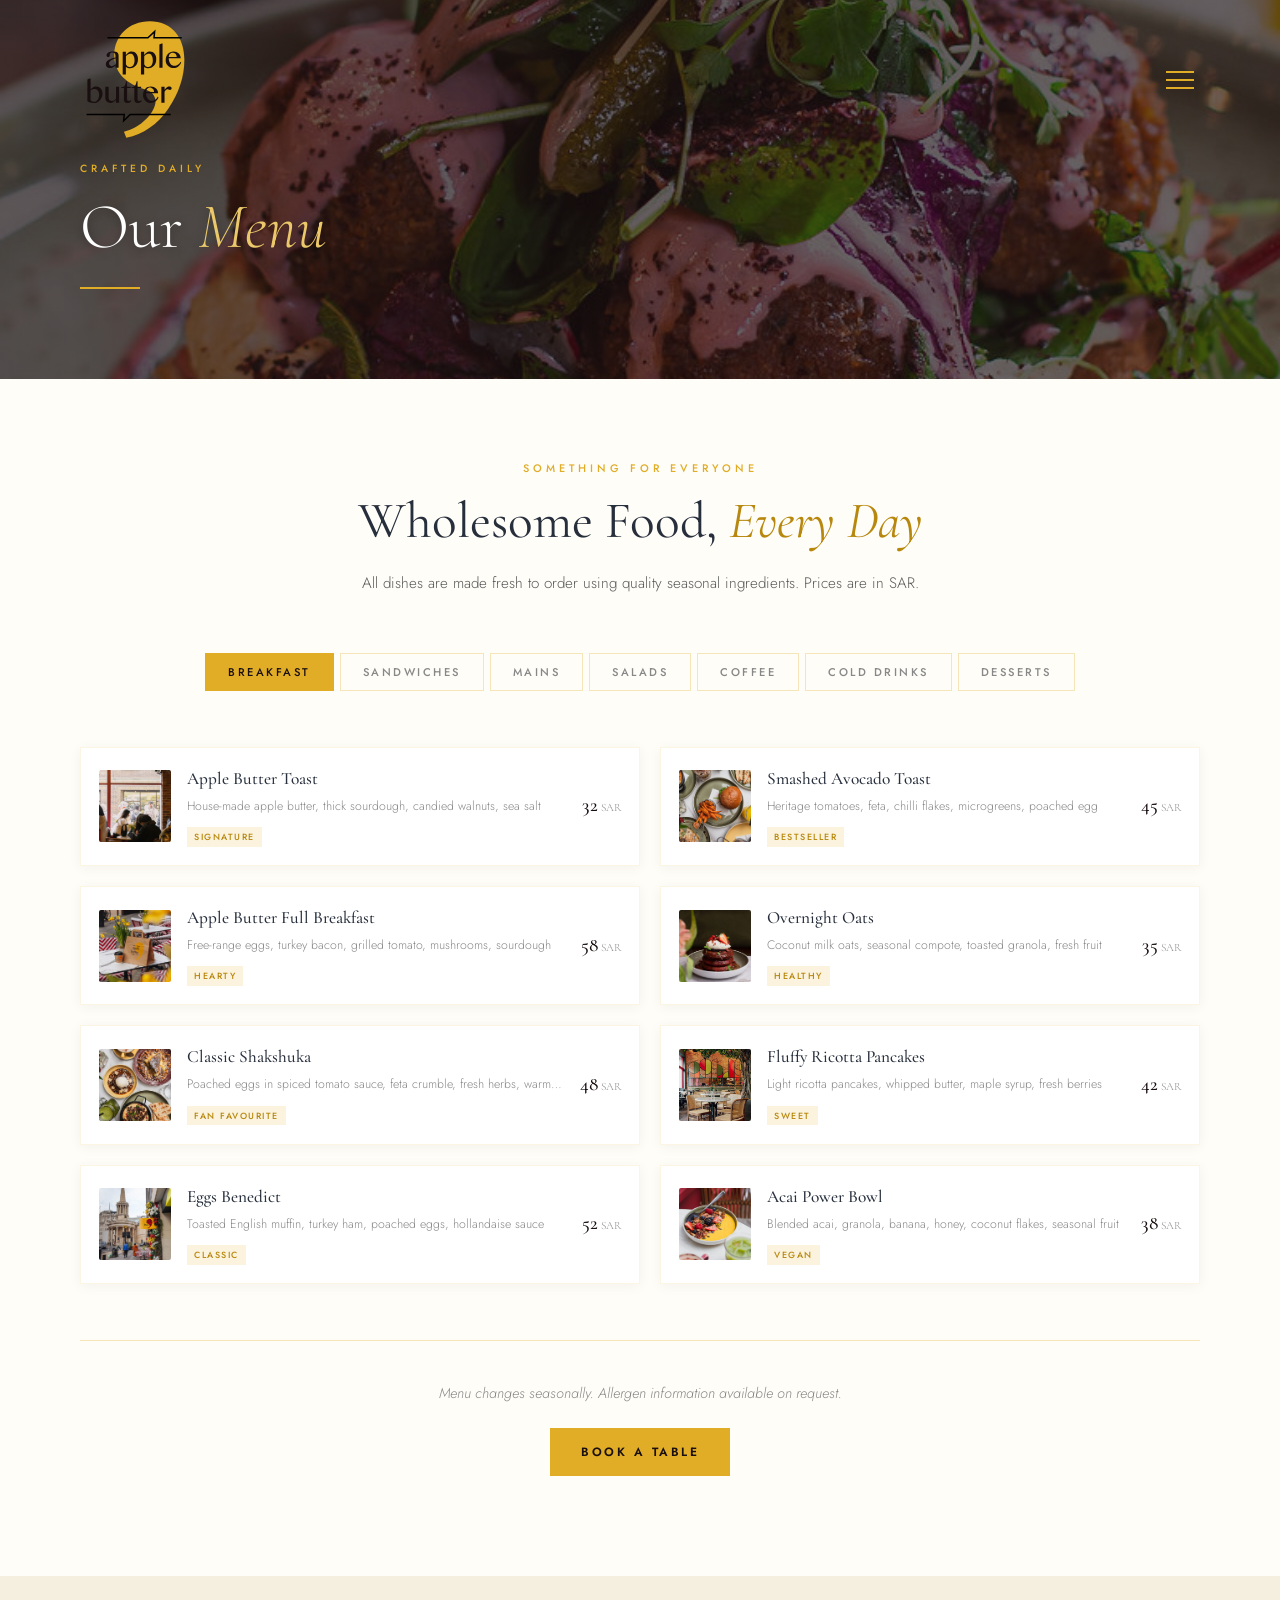
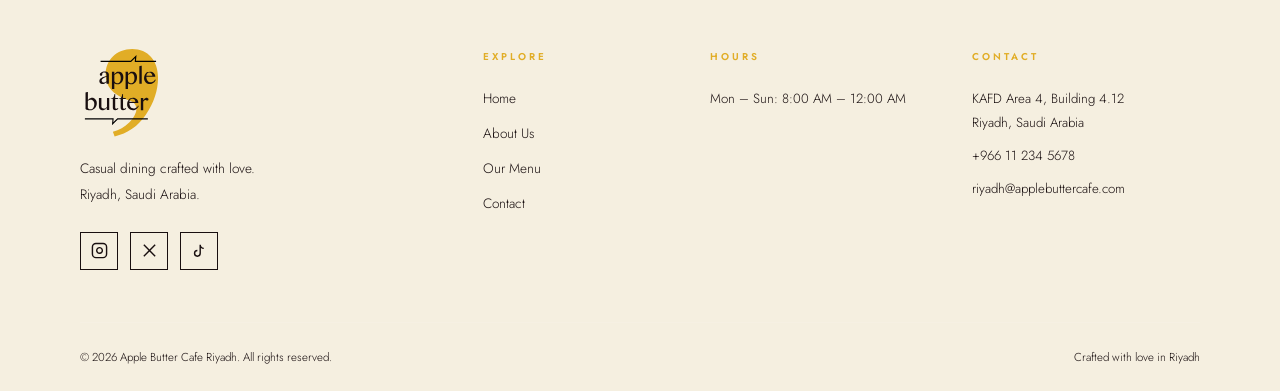
<file: menu.html>
<!DOCTYPE html>
<html lang="en">
<head>
  <meta charset="UTF-8">
  <meta name="viewport" content="width=device-width, initial-scale=1.0">
  <meta name="description" content="Apple Butter Cafe Riyadh Menu — Breakfast, Mains, Sandwiches, Salads, Coffee, Drinks and Desserts.">
  <title>Our Menu | Apple Butter Cafe Riyadh</title>
  <link rel="icon" type="image/svg+xml" href="images/logo.svg">
  <link rel="preconnect" href="https://fonts.googleapis.com">
  <link rel="preconnect" href="https://fonts.gstatic.com" crossorigin>
  <link href="https://fonts.googleapis.com/css2?family=Cormorant+Garamond:ital,wght@0,300;0,400;0,500;0,600;1,300;1,400;1,500&family=Jost:wght@300;400;500;600&display=swap" rel="stylesheet">
  <link rel="stylesheet" href="style.css">
</head>
<body>

<!-- NAVBAR -->
<nav class="navbar" id="navbar">
  <div class="nav-container">
    <a href="index.html" class="nav-logo"><img src="images/logo.svg" alt="Apple Butter Cafe"></a>
    <button class="hamburger" id="hamburger" aria-label="Open menu"><span></span><span></span><span></span></button>
  </div>
</nav>

<!-- SIDEBAR OVERLAY -->
<div class="nav-overlay" id="navOverlay"></div>

<!-- SIDEBAR (FULLSCREEN & SITEWIDE) -->
<aside class="nav-sidebar" id="navSidebar" role="dialog" aria-label="Navigation menu">
  <button class="sidebar-close" id="sidebarClose" aria-label="Close menu">
    <svg viewBox="0 0 24 24" fill="none" stroke="currentColor"><line x1="18" y1="6" x2="6" y2="18"/><line x1="6" y1="6" x2="18" y2="18"/></svg>
  </button>
  
  <div class="sidebar-top-logo">
    <img src="images/logo.svg" alt="Apple Butter Cafe">
  </div>

  <div class="sidebar-body">
    <nav class="sidebar-nav-right">
      <a href="index.html"   class="sidebar-link" data-page="index.html">Home</a>
      <a href="about.html"   class="sidebar-link" data-page="about.html">About Us</a>
      <a href="menu.html"    class="sidebar-link" data-page="menu.html">Our Menus</a>
      <a href="contact.html" class="sidebar-link" data-page="contact.html">Contact</a>
      <button class="sidebar-book-btn" data-open-booking>BOOK A TABLE</button>
    </nav>
  </div>
</aside>

<!-- PAGE HERO -->
<section class="page-hero">
  <div class="page-hero-bg" style="background-image:url('images/LHP-AppleButterCafe-Food-FalafelSandwich-2.jpg')"></div>
  <div class="page-hero-overlay"></div>
  <div class="container">
    <div class="page-hero-content">
      <span class="page-hero-label">Crafted Daily</span>
      <h1>Our <em>Menu</em></h1>
      <div class="page-hero-line"></div>
    </div>
  </div>
</section>

<!-- MENU SECTION -->
<section class="menu-page">
  <div class="container">
    <div class="section-header reveal">
      <span class="section-label">Something for Everyone</span>
      <h2 class="section-title">Wholesome Food, <em>Every Day</em></h2>
      <p class="section-desc">All dishes are made fresh to order using quality seasonal ingredients. Prices are in SAR.</p>
    </div>

    <!-- CATEGORY TABS -->
    <div class="menu-cats reveal" id="menuCats">
      <button class="menu-cat-btn active" data-cat="breakfast">Breakfast</button>
      <button class="menu-cat-btn" data-cat="sandwich">Sandwiches</button>
      <button class="menu-cat-btn" data-cat="mains">Mains</button>
      <button class="menu-cat-btn" data-cat="salad">Salads</button>
      <button class="menu-cat-btn" data-cat="coffee">Coffee</button>
      <button class="menu-cat-btn" data-cat="drinks">Cold Drinks</button>
      <button class="menu-cat-btn" data-cat="sweet">Desserts</button>
    </div>

    <!-- MENU GRID -->
    <div class="menu-grid" id="menuGrid">

      <!-- ─── BREAKFAST ─── -->
      <div class="menu-card" data-cat="breakfast">
        <div class="menu-card-img"><img src="images/20230425-ABC-90-683x1024.jpg" alt="Apple Butter Toast" loading="lazy"></div>
        <div class="menu-card-info">
          <h4>Apple Butter Toast</h4>
          <p>House-made apple butter, thick sourdough, candied walnuts, sea salt</p>
          <span class="menu-tag">Signature</span>
        </div>
        <span class="menu-price">32</span>
      </div>

      <div class="menu-card" data-cat="breakfast">
        <div class="menu-card-img"><img src="images/LHP-ABC-September2023-49-682x1024.jpg" alt="Avocado Toast" loading="lazy"></div>
        <div class="menu-card-info">
          <h4>Smashed Avocado Toast</h4>
          <p>Heritage tomatoes, feta, chilli flakes, microgreens, poached egg</p>
          <span class="menu-tag">Bestseller</span>
        </div>
        <span class="menu-price">45</span>
      </div>

      <div class="menu-card" data-cat="breakfast">
        <div class="menu-card-img"><img src="images/AppleButter_EmmaPharaoh_07March24_128-683x1024.jpg" alt="Full Breakfast" loading="lazy"></div>
        <div class="menu-card-info">
          <h4>Apple Butter Full Breakfast</h4>
          <p>Free-range eggs, turkey bacon, grilled tomato, mushrooms, sourdough</p>
          <span class="menu-tag">Hearty</span>
        </div>
        <span class="menu-price">58</span>
      </div>

      <div class="menu-card" data-cat="breakfast">
        <div class="menu-card-img"><img src="images/LHP-AppleButterCafe-AutumnMenu-2-1-683x1024.jpg" alt="Overnight Oats" loading="lazy"></div>
        <div class="menu-card-info">
          <h4>Overnight Oats</h4>
          <p>Coconut milk oats, seasonal compote, toasted granola, fresh fruit</p>
          <span class="menu-tag">Healthy</span>
        </div>
        <span class="menu-price">35</span>
      </div>

      <div class="menu-card" data-cat="breakfast">
        <div class="menu-card-img"><img src="images/LHP-ABC-September2023-87-682x1024.jpg" alt="Shakshuka" loading="lazy"></div>
        <div class="menu-card-info">
          <h4>Classic Shakshuka</h4>
          <p>Poached eggs in spiced tomato sauce, feta crumble, fresh herbs, warm bread</p>
          <span class="menu-tag">Fan Favourite</span>
        </div>
        <span class="menu-price">48</span>
      </div>

      <div class="menu-card" data-cat="breakfast">
        <div class="menu-card-img"><img src="images/Untitled-design.jpg" alt="Pancakes" loading="lazy"></div>
        <div class="menu-card-info">
          <h4>Fluffy Ricotta Pancakes</h4>
          <p>Light ricotta pancakes, whipped butter, maple syrup, fresh berries</p>
          <span class="menu-tag">Sweet</span>
        </div>
        <span class="menu-price">42</span>
      </div>

      <div class="menu-card" data-cat="breakfast">
        <div class="menu-card-img"><img src="images/AppleButter_EmmaPharaoh_07March24_116-683x1024.jpg" alt="Eggs Benedict" loading="lazy"></div>
        <div class="menu-card-info">
          <h4>Eggs Benedict</h4>
          <p>Toasted English muffin, turkey ham, poached eggs, hollandaise sauce</p>
          <span class="menu-tag">Classic</span>
        </div>
        <span class="menu-price">52</span>
      </div>

      <div class="menu-card" data-cat="breakfast">
        <div class="menu-card-img"><img src="images/LHP-AppleButterCafe-AutumnMenu-34-683x1024.jpg" alt="Acai Bowl" loading="lazy"></div>
        <div class="menu-card-info">
          <h4>Acai Power Bowl</h4>
          <p>Blended acai, granola, banana, honey, coconut flakes, seasonal fruit</p>
          <span class="menu-tag">Vegan</span>
        </div>
        <span class="menu-price">38</span>
      </div>

      <!-- ─── SANDWICHES ─── -->
      <div class="menu-card" data-cat="sandwich" style="display:none">
        <div class="menu-card-img"><img src="images/LHP-AppleButterCafe-Food-FalafelSandwich-2.jpg" alt="Falafel Wrap" loading="lazy"></div>
        <div class="menu-card-info">
          <h4>Crispy Falafel Wrap</h4>
          <p>Homemade falafel, pickled veg, tahini sauce, fresh herbs, warm pitta</p>
          <span class="menu-tag">Plant-Based</span>
        </div>
        <span class="menu-price">38</span>
      </div>

      <div class="menu-card" data-cat="sandwich" style="display:none">
        <div class="menu-card-img"><img src="images/LHP-ABC-September2023-87-682x1024.jpg" alt="Club Sandwich" loading="lazy"></div>
        <div class="menu-card-info">
          <h4>Apple Butter Club</h4>
          <p>Grilled chicken, turkey bacon, avocado, lettuce, tomato, house mayo</p>
          <span class="menu-tag">Bestseller</span>
        </div>
        <span class="menu-price">48</span>
      </div>

      <div class="menu-card" data-cat="sandwich" style="display:none">
        <div class="menu-card-img"><img src="images/AppleButter_EmmaPharaoh_07March24_128-683x1024.jpg" alt="Smash Burger" loading="lazy"></div>
        <div class="menu-card-info">
          <h4>Double Smash Burger</h4>
          <p>Double smash patty, aged cheddar, pickles, caramelised onion, house sauce</p>
          <span class="menu-tag">Signature</span>
        </div>
        <span class="menu-price">58</span>
      </div>

      <div class="menu-card" data-cat="sandwich" style="display:none">
        <div class="menu-card-img"><img src="images/20230425-ABC-90-683x1024.jpg" alt="Grilled Cheese" loading="lazy"></div>
        <div class="menu-card-info">
          <h4>Truffle Grilled Cheese</h4>
          <p>Three-cheese blend, truffle oil, sourdough, caramelised onion relish</p>
          <span class="menu-tag">Indulgent</span>
        </div>
        <span class="menu-price">42</span>
      </div>

      <div class="menu-card" data-cat="sandwich" style="display:none">
        <div class="menu-card-img"><img src="images/LHP-AppleButterCafe-AutumnMenu-2-1-683x1024.jpg" alt="Chicken Pesto Sandwich" loading="lazy"></div>
        <div class="menu-card-info">
          <h4>Chicken Pesto Ciabatta</h4>
          <p>Grilled chicken breast, basil pesto, sun-dried tomatoes, rocket, mozzarella</p>
          <span class="menu-tag">Fresh</span>
        </div>
        <span class="menu-price">46</span>
      </div>

      <div class="menu-card" data-cat="sandwich" style="display:none">
        <div class="menu-card-img"><img src="images/MSH00416-scaled-e1768318962369.jpg" alt="Tuna Melt" loading="lazy"></div>
        <div class="menu-card-info">
          <h4>Tuna Melt Croissant</h4>
          <p>Premium tuna, melted cheddar, capers, cornichons, butter croissant</p>
          <span class="menu-tag">Classic</span>
        </div>
        <span class="menu-price">44</span>
      </div>

      <!-- ─── MAINS ─── -->
      <div class="menu-card" data-cat="mains" style="display:none">
        <div class="menu-card-img"><img src="images/AppleButterCafe-LHP-JulyShoot-75-682x1024.jpg" alt="Chicken Salad" loading="lazy"></div>
        <div class="menu-card-info">
          <h4>Chargrilled Chicken Plate</h4>
          <p>Free-range chicken, roasted veg, herbed quinoa, tahini drizzle</p>
          <span class="menu-tag">Light</span>
        </div>
        <span class="menu-price">62</span>
      </div>

      <div class="menu-card" data-cat="mains" style="display:none">
        <div class="menu-card-img"><img src="images/MSH00416-scaled-e1768318962369.jpg" alt="Pasta" loading="lazy"></div>
        <div class="menu-card-info">
          <h4>Slow-Roasted Tomato Pasta</h4>
          <p>Pappardelle, slow-roasted cherry tomatoes, basil oil, aged parmesan</p>
          <span class="menu-tag">Vegetarian</span>
        </div>
        <span class="menu-price">55</span>
      </div>

      <div class="menu-card" data-cat="mains" style="display:none">
        <div class="menu-card-img"><img src="images/LHP-ABC-September2023-49-682x1024.jpg" alt="Salmon" loading="lazy"></div>
        <div class="menu-card-info">
          <h4>Pan-Seared Salmon</h4>
          <p>Atlantic salmon, crushed potatoes, capers, dill butter, wilted greens</p>
          <span class="menu-tag">Seafood</span>
        </div>
        <span class="menu-price">78</span>
      </div>

      <div class="menu-card" data-cat="mains" style="display:none">
        <div class="menu-card-img"><img src="images/LHP-AppleButterCafe-AutumnMenu-34-683x1024.jpg" alt="Grain Bowl" loading="lazy"></div>
        <div class="menu-card-info">
          <h4>Seasonal Grain Bowl</h4>
          <p>Ancient grains, roasted seasonal veg, house dressing, toasted seeds, lemon</p>
          <span class="menu-tag">Vegan</span>
        </div>
        <span class="menu-price">52</span>
      </div>

      <div class="menu-card" data-cat="mains" style="display:none">
        <div class="menu-card-img"><img src="images/AppleButter_EmmaPharaoh_07March24_116-683x1024.jpg" alt="Chicken Tagine" loading="lazy"></div>
        <div class="menu-card-info">
          <h4>Moroccan Chicken Tagine</h4>
          <p>Slow-cooked chicken, preserved lemon, olives, couscous, harissa yoghurt</p>
          <span class="menu-tag">Warmth</span>
        </div>
        <span class="menu-price">72</span>
      </div>

      <div class="menu-card" data-cat="mains" style="display:none">
        <div class="menu-card-img"><img src="images/Untitled-design.jpg" alt="Beef Steak" loading="lazy"></div>
        <div class="menu-card-info">
          <h4>Grilled Beef Tenderloin</h4>
          <p>120-day aged beef, garlic butter, roasted asparagus, truffle mash</p>
          <span class="menu-tag">Premium</span>
        </div>
        <span class="menu-price">115</span>
      </div>

      <!-- ─── SALADS ─── -->
      <div class="menu-card" data-cat="salad" style="display:none">
        <div class="menu-card-img"><img src="images/LHP-ABC-September2023-87-682x1024.jpg" alt="Caesar Salad" loading="lazy"></div>
        <div class="menu-card-info">
          <h4>Caesar Salad</h4>
          <p>Romaine, shaved parmesan, house caesar dressing, croutons — add chicken +12</p>
          <span class="menu-tag">Classic</span>
        </div>
        <span class="menu-price">42</span>
      </div>

      <div class="menu-card" data-cat="salad" style="display:none">
        <div class="menu-card-img"><img src="images/LHP-AppleButterCafe-AutumnMenu-2-1-683x1024.jpg" alt="Fattoush" loading="lazy"></div>
        <div class="menu-card-info">
          <h4>Fattoush Salad</h4>
          <p>Mixed greens, tomatoes, cucumber, radish, sumac dressing, crispy pitta chips</p>
          <span class="menu-tag">Vegan</span>
        </div>
        <span class="menu-price">38</span>
      </div>

      <div class="menu-card" data-cat="salad" style="display:none">
        <div class="menu-card-img"><img src="images/AppleButterCafe-LHP-JulyShoot-75-682x1024.jpg" alt="Halloumi Salad" loading="lazy"></div>
        <div class="menu-card-info">
          <h4>Grilled Halloumi Salad</h4>
          <p>Halloumi, roasted peppers, rocket, pomegranate, za'atar vinaigrette</p>
          <span class="menu-tag">Vegetarian</span>
        </div>
        <span class="menu-price">46</span>
      </div>

      <div class="menu-card" data-cat="salad" style="display:none">
        <div class="menu-card-img"><img src="images/LHP-AppleButterCafe-Food-FalafelSandwich-2.jpg" alt="Tabbouleh" loading="lazy"></div>
        <div class="menu-card-info">
          <h4>Lebanese Tabbouleh</h4>
          <p>Bulgur wheat, fine parsley, mint, tomatoes, lemon, extra virgin olive oil</p>
          <span class="menu-tag">Traditional</span>
        </div>
        <span class="menu-price">34</span>
      </div>

      <!-- ─── COFFEE ─── -->
      <div class="menu-card" data-cat="coffee" style="display:none">
        <div class="menu-card-img"><img src="images/Untitled-design.jpg" alt="Espresso" loading="lazy"></div>
        <div class="menu-card-info">
          <h4>Espresso</h4>
          <p>Single or double shot, house blend specialty roast</p>
          <span class="menu-tag">Classic</span>
        </div>
        <span class="menu-price">14</span>
      </div>

      <div class="menu-card" data-cat="coffee" style="display:none">
        <div class="menu-card-img"><img src="images/LHP-AppleButterCafe-AutumnMenu-34-683x1024.jpg" alt="Flat White" loading="lazy"></div>
        <div class="menu-card-info">
          <h4>Flat White</h4>
          <p>Double ristretto, velvety steamed whole or oat milk</p>
          <span class="menu-tag">Specialty</span>
        </div>
        <span class="menu-price">18</span>
      </div>

      <div class="menu-card" data-cat="coffee" style="display:none">
        <div class="menu-card-img"><img src="images/20230425-ABC-90-683x1024.jpg" alt="Apple Butter Latte" loading="lazy"></div>
        <div class="menu-card-info">
          <h4>Apple Butter Latte</h4>
          <p>Signature spiced apple butter syrup, oat milk, double espresso</p>
          <span class="menu-tag">Signature</span>
        </div>
        <span class="menu-price">22</span>
      </div>

      <div class="menu-card" data-cat="coffee" style="display:none">
        <div class="menu-card-img"><img src="images/LHP-AppleButterCafe-AutumnMenu-2-1-683x1024.jpg" alt="Cappuccino" loading="lazy"></div>
        <div class="menu-card-info">
          <h4>Cappuccino</h4>
          <p>Espresso, steamed milk, thick velvety foam</p>
          <span class="menu-tag">Classic</span>
        </div>
        <span class="menu-price">18</span>
      </div>

      <div class="menu-card" data-cat="coffee" style="display:none">
        <div class="menu-card-img"><img src="images/AppleButter_EmmaPharaoh_07March24_77.jpg" alt="Matcha Latte" loading="lazy"></div>
        <div class="menu-card-info">
          <h4>Ceremonial Matcha Latte</h4>
          <p>Grade A Japanese matcha, steamed oat milk, touch of vanilla</p>
          <span class="menu-tag">Hot or Iced</span>
        </div>
        <span class="menu-price">22</span>
      </div>

      <div class="menu-card" data-cat="coffee" style="display:none">
        <div class="menu-card-img"><img src="images/MSH00416-scaled-e1768318962369.jpg" alt="Pour Over" loading="lazy"></div>
        <div class="menu-card-info">
          <h4>Single Origin Pour Over</h4>
          <p>Carefully sourced single-origin beans, brewed to order, served black</p>
          <span class="menu-tag">Specialty</span>
        </div>
        <span class="menu-price">24</span>
      </div>

      <div class="menu-card" data-cat="coffee" style="display:none">
        <div class="menu-card-img"><img src="images/LHP-ABC-September2023-49-682x1024.jpg" alt="Cold Brew" loading="lazy"></div>
        <div class="menu-card-info">
          <h4>Cold Brew Coffee</h4>
          <p>Steeped 24 hours, served over ice — straight or with oat milk</p>
          <span class="menu-tag">Iced</span>
        </div>
        <span class="menu-price">20</span>
      </div>

      <div class="menu-card" data-cat="coffee" style="display:none">
        <div class="menu-card-img"><img src="images/LHP-AppleButterCafe-Food-FalafelSandwich-2.jpg" alt="Chai Latte" loading="lazy"></div>
        <div class="menu-card-info">
          <h4>Spiced Chai Latte</h4>
          <p>House-blend spiced chai, steamed milk, honey drizzle</p>
          <span class="menu-tag">Warming</span>
        </div>
        <span class="menu-price">20</span>
      </div>

      <!-- ─── COLD DRINKS ─── -->
      <div class="menu-card" data-cat="drinks" style="display:none">
        <div class="menu-card-img"><img src="images/LHP-AppleButterCafe-AutumnMenu-34-683x1024.jpg" alt="Lemonade" loading="lazy"></div>
        <div class="menu-card-info">
          <h4>House Lemonade</h4>
          <p>Freshly squeezed lemon, mint, cane sugar, still or sparkling</p>
          <span class="menu-tag">Fresh</span>
        </div>
        <span class="menu-price">18</span>
      </div>

      <div class="menu-card" data-cat="drinks" style="display:none">
        <div class="menu-card-img"><img src="images/20230425-ABC-90-683x1024.jpg" alt="Fresh Juice" loading="lazy"></div>
        <div class="menu-card-info">
          <h4>Cold-Pressed Juices</h4>
          <p>Rotating seasonal blends — ask your server for today's selection</p>
          <span class="menu-tag">Seasonal</span>
        </div>
        <span class="menu-price">22</span>
      </div>

      <div class="menu-card" data-cat="drinks" style="display:none">
        <div class="menu-card-img"><img src="images/AppleButter_EmmaPharaoh_07March24_122.jpg" alt="Smoothie" loading="lazy"></div>
        <div class="menu-card-info">
          <h4>Tropical Smoothie</h4>
          <p>Mango, pineapple, banana, coconut milk, squeeze of lime</p>
          <span class="menu-tag">Refreshing</span>
        </div>
        <span class="menu-price">24</span>
      </div>

      <div class="menu-card" data-cat="drinks" style="display:none">
        <div class="menu-card-img"><img src="images/LHP-ABC-September2023-49-682x1024.jpg" alt="Hibiscus" loading="lazy"></div>
        <div class="menu-card-info">
          <h4>Hibiscus Iced Tea</h4>
          <p>Brewed hibiscus, rose water, lemon, cane syrup, served over ice</p>
          <span class="menu-tag">Floral</span>
        </div>
        <span class="menu-price">20</span>
      </div>

      <div class="menu-card" data-cat="drinks" style="display:none">
        <div class="menu-card-img"><img src="images/MSH00416-scaled-e1768318962369.jpg" alt="Virgin Mojito" loading="lazy"></div>
        <div class="menu-card-info">
          <h4>Virgin Mojito</h4>
          <p>Muddled mint, lime juice, cane sugar, sparkling water, crushed ice</p>
          <span class="menu-tag">Classic</span>
        </div>
        <span class="menu-price">20</span>
      </div>

      <!-- ─── DESSERTS ─── -->
      <div class="menu-card" data-cat="sweet" style="display:none">
        <div class="menu-card-img"><img src="images/LHP-AppleButterCafe-AutumnMenu-2-1-683x1024.jpg" alt="Apple Cake" loading="lazy"></div>
        <div class="menu-card-info">
          <h4>Apple &amp; Cinnamon Cake</h4>
          <p>Moist spiced apple cake, cream cheese frosting, candied apple chips</p>
          <span class="menu-tag">Signature</span>
        </div>
        <span class="menu-price">28</span>
      </div>

      <div class="menu-card" data-cat="sweet" style="display:none">
        <div class="menu-card-img"><img src="images/AppleButter_EmmaPharaoh_07March24_116-683x1024.jpg" alt="Brownie" loading="lazy"></div>
        <div class="menu-card-info">
          <h4>Dark Chocolate Brownie</h4>
          <p>Dense fudgy Valrhona chocolate brownie, sea salt, vanilla ice cream</p>
          <span class="menu-tag">Indulgent</span>
        </div>
        <span class="menu-price">26</span>
      </div>

      <div class="menu-card" data-cat="sweet" style="display:none">
        <div class="menu-card-img"><img src="images/LHP-AppleButterCafe-AutumnMenu-34-683x1024.jpg" alt="Fruit Tart" loading="lazy"></div>
        <div class="menu-card-info">
          <h4>Seasonal Fruit Tart</h4>
          <p>Butter pastry, vanilla creme, fresh seasonal fruit, apricot glaze</p>
          <span class="menu-tag">Seasonal</span>
        </div>
        <span class="menu-price">30</span>
      </div>

      <div class="menu-card" data-cat="sweet" style="display:none">
        <div class="menu-card-img"><img src="images/MSH00416-scaled-e1768318962369.jpg" alt="Kunafa" loading="lazy"></div>
        <div class="menu-card-info">
          <h4>Knafeh with Cream</h4>
          <p>Shredded pastry, sweet cheese, rose blossom syrup, crushed pistachios</p>
          <span class="menu-tag">Local Twist</span>
        </div>
        <span class="menu-price">32</span>
      </div>

      <div class="menu-card" data-cat="sweet" style="display:none">
        <div class="menu-card-img"><img src="images/Untitled-design.jpg" alt="Affogato" loading="lazy"></div>
        <div class="menu-card-info">
          <h4>Affogato</h4>
          <p>Vanilla ice cream, double espresso poured tableside, biscotti on the side</p>
          <span class="menu-tag">Classic</span>
        </div>
        <span class="menu-price">22</span>
      </div>

      <div class="menu-card" data-cat="sweet" style="display:none">
        <div class="menu-card-img"><img src="images/LHP-ABC-September2023-87-682x1024.jpg" alt="Cheesecake" loading="lazy"></div>
        <div class="menu-card-info">
          <h4>Baked Cheesecake</h4>
          <p>New York style baked cheesecake, berry compote, whipped cream</p>
          <span class="menu-tag">Creamy</span>
        </div>
        <span class="menu-price">28</span>
      </div>

    </div><!-- /menu-grid -->

    <div class="menu-cta-bar reveal">
      <p>Menu changes seasonally. Allergen information available on request.</p>
      <button class="btn btn-primary" data-open-booking>Book a Table</button>
    </div>
  </div>
</section>

<!-- FOOTER -->
<footer class="footer">
  <div class="container">
    <div class="footer-top">
      <div class="footer-brand">
        <img src="images/logo.svg" alt="Apple Butter Cafe" class="footer-logo">
        <p>Casual dining crafted with love.<br>Riyadh, Saudi Arabia.</p>
        <div class="footer-social">
          <a href="https://instagram.com/applebuttercafe" target="_blank" rel="noopener" aria-label="Instagram">
            <svg width="17" height="17" viewBox="0 0 24 24" fill="none" stroke="currentColor" stroke-width="2"><rect x="2" y="2" width="20" height="20" rx="5"/><path d="M16 11.37A4 4 0 1 1 12.63 8 4 4 0 0 1 16 11.37z"/><line x1="17.5" y1="6.5" x2="17.51" y2="6.5"/></svg>
          </a>
          <a href="https://twitter.com/applebuttercafe" target="_blank" rel="noopener" aria-label="Twitter">
            <svg width="17" height="17" viewBox="0 0 24 24" fill="none" stroke="currentColor" stroke-width="2"><path d="M4 4l16 16M4 20L20 4"/></svg>
          </a>
          <a href="https://www.tiktok.com/@applebuttercafe" target="_blank" rel="noopener" aria-label="TikTok">
            <svg width="17" height="17" viewBox="0 0 24 24" fill="none" stroke="currentColor" stroke-width="2"><path d="M9 12a4 4 0 1 0 4 4V4a5 5 0 0 0 5 5"/></svg>
          </a>
        </div>
      </div>
      <div class="footer-nav">
        <h4>Explore</h4>
        <a href="index.html">Home</a>
        <a href="about.html">About Us</a>
        <a href="menu.html">Our Menu</a>
        <a href="contact.html">Contact</a>
      </div>
      <div class="footer-col">
        <h4>Hours</h4>
        <p>Mon – Sun: 8:00 AM – 12:00 AM</p>
      </div>
      <div class="footer-col">
        <h4>Contact</h4>
        <p>KAFD Area 4, Building 4.12<br>Riyadh, Saudi Arabia</p>
        <p><a href="tel:+966112345678">+966 11 234 5678</a></p>
        <p><a href="mailto:riyadh@applebuttercafe.com">riyadh@applebuttercafe.com</a></p>
      </div>
    </div>
    <div class="footer-bottom">
      <p>&copy; 2026 Apple Butter Cafe Riyadh. All rights reserved.</p>
      <p>Crafted with love in Riyadh</p>
    </div>
  </div>
</footer>

<button class="back-to-top" id="backToTop" aria-label="Back to top">
  <svg width="18" height="18" viewBox="0 0 24 24" fill="none" stroke="currentColor" stroke-width="2"><polyline points="18 15 12 9 6 15"/></svg>
</button>

<!-- BOOKING POPUP -->
<div class="popup-overlay booking-popup" id="bookingPopup" role="dialog" aria-modal="true">
  <div class="popup-box dark">
    <button class="popup-close light" id="closeBooking" aria-label="Close">
      <svg width="22" height="22" viewBox="0 0 24 24" fill="none" stroke="currentColor" stroke-width="2"><line x1="18" y1="6" x2="6" y2="18"/><line x1="6" y1="6" x2="18" y2="18"/></svg>
    </button>
    <div class="popup-body">
      <span class="popup-eyebrow">Reserve Your Spot</span>
      <h2 class="popup-title light">Book a <em>Table</em></h2>
      <p class="popup-subtitle light">Fill in your details and we'll confirm within a few hours.</p>
      <form class="booking-form" id="bookingForm" novalidate>
        <div class="form-row">
          <div class="form-group"><label for="book-name">Full Name *</label><input type="text" id="book-name" placeholder="Your name" required></div>
          <div class="form-group"><label for="book-phone">Phone *</label><input type="tel" id="book-phone" placeholder="+966 5X XXX XXXX"></div>
        </div>
        <div class="form-row">
          <div class="form-group"><label for="book-email">Email</label><input type="email" id="book-email" placeholder="your@email.com"></div>
          <div class="form-group"><label for="book-guests">Guests</label>
            <select id="book-guests"><option value="1">1</option><option value="2" selected>2</option><option value="3">3</option><option value="4">4</option><option value="5">5</option><option value="6">6</option><option value="7+">7+</option></select>
          </div>
        </div>
        <div class="form-row">
          <div class="form-group"><label for="book-date">Date</label><input type="date" id="book-date"></div>
          <div class="form-group"><label for="book-time">Time</label>
            <select id="book-time"><option value="">Select</option><option>08:00 AM</option><option>09:00 AM</option><option>10:00 AM</option><option>11:00 AM</option><option>12:00 PM</option><option>01:00 PM</option><option>06:00 PM</option><option>07:00 PM</option><option>08:00 PM</option><option>09:00 PM</option><option>10:00 PM</option></select>
          </div>
        </div>
        <div class="form-group"><label for="book-notes">Special Requests</label><textarea id="book-notes" placeholder="Dietary needs, celebrations..."></textarea></div>
        <button type="submit" class="form-submit">Request Reservation</button>
      </form>
    </div>
  </div>
</div>

<script src="main.js"></script>
</body>
</html>
</file>
<file: style.css>
@import url('https://fonts.googleapis.com/css2?family=Cormorant+Garamond:ital,wght@0,300;0,400;0,500;0,600;1,300;1,400;1,500&family=Jost:wght@300;400;500;600&display=swap');

:root {
  --cream:          #F5EFE0;
  --cream-light:    #FAF6EE;
  --warm-white:     #FFFDF8;
  --amber:          #E1AD26;
  --amber-light:    #EBC96A;
  --amber-dark:     #B8880E;
  --amber-muted:    rgba(225,173,38,0.15);
  --espresso:       #190F10;
  --espresso-soft:  #2C1E1F;
  --text-dark:      #272F3C;
  --text-mid:       #5A5A5A;
  --text-soft:      #888;
  /* Sidebar background color matching user screenshot */
  --sidebar-bg:     #AA6835;
  --gold-line:      rgba(225,173,38,0.3);
  --olive:          #777E41;
  --olive-dark:     #4A4E25;
  --font-display:   'Cormorant Garamond', Georgia, serif;
  --font-body:      'Jost', sans-serif;
  --ease-smooth:    0.4s cubic-bezier(0.4,0,0.2,1);
  --ease-elegant:   0.65s cubic-bezier(0.25,0.46,0.45,0.94);
  --shadow-card:    0 8px 40px rgba(25,15,16,0.12);
  --shadow-hover:   0 16px 60px rgba(25,15,16,0.18);
}

*,*::before,*::after { margin:0; padding:0; box-sizing:border-box; }
html { scroll-behavior:smooth; overflow-x:hidden; }
body { font-family:var(--font-body); background:var(--warm-white); color:var(--text-dark); line-height:1.75; font-weight:300; -webkit-font-smoothing:antialiased; overflow-x:hidden; }
img { max-width:100%; height:auto; display:block; }
a { color:inherit; text-decoration:none; }
.container { max-width:1200px; margin:0 auto; padding:0 40px; }

/* ── TYPOGRAPHY ─────────────────────────── */
.section-label { font-size:.68rem; font-weight:500; letter-spacing:4px; text-transform:uppercase; color:var(--amber); margin-bottom:14px; display:block; }
.section-title { font-family:var(--font-display); font-size:clamp(2.2rem,4vw,3.4rem); font-weight:400; line-height:1.15; color:var(--text-dark); margin-bottom:18px; }
.section-title em { font-style:italic; color:var(--amber-dark); }
.section-title.light { color:#fff; }
.section-title.light em { color:var(--amber-light); }
.section-header { text-align:center; margin-bottom:56px; }
.section-desc { font-size:.95rem; color:var(--text-mid); max-width:580px; line-height:1.85; margin:0 auto; }

/* ── BUTTONS ─────────────────────────────── */
.btn { display:inline-flex; align-items:center; gap:8px; font-family:var(--font-body); font-size:.75rem; font-weight:500; letter-spacing:2.5px; text-transform:uppercase; padding:14px 30px; border:1.5px solid transparent; transition:var(--ease-smooth); cursor:pointer; }
.btn-primary { background:var(--amber); color:var(--espresso); border-color:var(--amber); font-weight:600; }
.btn-primary:hover { background:var(--amber-dark); border-color:var(--amber-dark); transform:translateY(-2px); box-shadow:0 8px 28px rgba(225,173,38,0.4); }
.btn-outline { background:transparent; color:#fff; border-color:rgba(255,255,255,.55); }
.btn-outline:hover { background:#fff; color:var(--espresso); transform:translateY(-2px); }
.btn-outline-dark { background:transparent; color:var(--text-dark); border-color:var(--text-dark); }
.btn-outline-dark:hover { background:var(--text-dark); color:#fff; transform:translateY(-2px); }
.btn-amber { background:var(--amber); color:var(--espresso); border-color:var(--amber); }
.btn-amber:hover { background:var(--amber-dark); border-color:var(--amber-dark); transform:translateY(-2px); }
.btn-white { background:#fff; color:var(--text-dark); border-color:#fff; font-weight:600; }
.btn-white:hover { background:var(--amber); color:var(--espresso); border-color:var(--amber); transform:translateY(-2px); }

/* Small bordered button for hours section */
.btn-bordered-sm {
  font-size: .68rem;
  font-weight: 500;
  letter-spacing: 2px;
  padding: 10px 22px;
  border: 1px solid rgba(255,255,255,0.7);
  background: transparent;
  color: #fff;
  transition: var(--ease-smooth);
}
.btn-bordered-sm:hover {
  background: #fff;
  color: var(--olive-dark);
  border-color: #fff;
  transform: translateY(-2px);
}

/* ── PRELOADER ──────────────────────────── */
.preloader { position:fixed; inset:0; background:var(--olive); z-index:9999; display:flex; flex-direction:column; align-items:center; justify-content:center; gap:32px; transition:opacity .8s ease,visibility .8s ease; }
.preloader.loaded { opacity:0; visibility:hidden; pointer-events:none; }
.preloader-logo { width:200px; height:auto; }
.preloader-line { width:180px; height:2px; background:rgba(255,255,255,.15); position:relative; overflow:hidden; }
.preloader-line::after { content:''; position:absolute; top:0; left:-100%; width:100%; height:100%; background:var(--amber); animation:loadLine 1.6s ease infinite; }
@keyframes loadLine { to{left:100%} }

/* ── NAVBAR ─────────────────────────────── */
.navbar { position:fixed; top:0; left:0; right:0; z-index:900; padding:20px 0; transition:padding var(--ease-smooth),background var(--ease-smooth),box-shadow var(--ease-smooth); }
.navbar.scrolled { padding:12px 0; background:rgba(255,253,248,.96); backdrop-filter:blur(16px); box-shadow:0 2px 20px rgba(25,15,16,.08); }
.navbar.scrolled img {  height:90px; width:auto;}
.nav-container { max-width:1200px; margin:0 auto; padding:0 40px; display:flex; align-items:center; justify-content:space-between; }
.nav-logo img { height:120px; width:auto; }

/* ── HAMBURGER BUTTON ────────────────────── */
.hamburger { display:flex; flex-direction:column; gap:6px; cursor:pointer; padding:6px; background:none; border:none; z-index:901; }
.hamburger span { display:block; width:28px; height:2px; background:var(--amber); transition:var(--ease-smooth); transform-origin:center; }
.navbar.scrolled .hamburger span { background:var(--text-dark); }
.hamburger.active span { background:#fff !important; }
.hamburger.active span:nth-child(1) { transform:translateY(8px) rotate(45deg); }
.hamburger.active span:nth-child(2) { opacity:0; transform:scaleX(0); }
.hamburger.active span:nth-child(3) { transform:translateY(-8px) rotate(-45deg); }

/* ── SIDEBAR OVERLAY (FADE ANIMATION MATCHING SCREENSHOT) ── */
.nav-overlay { position:fixed; inset:0; background:rgba(0,0,0,.4); z-index:910; opacity:0; visibility:hidden; transition:opacity .4s ease,visibility .4s ease; }
.nav-overlay.open { opacity:1; visibility:visible; }

/* ── SIDEBAR MENU (FULLSCREEN, TERRACOTTA COLOR LIKE SCREENSHOT) ── */
.nav-sidebar {
  position:fixed; top:0; left:0;
  width:100vw; height:100vh;
  background:var(--sidebar-bg);
  z-index:920;
  opacity:0;
  visibility:hidden;
  transform:scale(1.02);
  transition:opacity .45s cubic-bezier(0.25,0.46,0.45,0.94), transform .45s cubic-bezier(0.25,0.46,0.45,0.94), visibility .45s ease;
  display:flex; flex-direction:column;
  justify-content:space-between;
  padding:40px 60px 48px;
  overflow-y:auto;
}
.nav-sidebar.open {
  opacity:1;
  visibility:visible;
  transform:scale(1);
}

.sidebar-close {
  position:absolute; top:36px; right:48px;
  background:none; border:none; cursor:pointer;
  color:rgba(255,255,255,.8); transition:var(--ease-smooth); padding:6px;
}
.sidebar-close:hover { color:#fff; transform:rotate(90deg); }
.sidebar-close svg { width:28px; height:28px; stroke-width:1.5; }

.sidebar-top-logo { text-align:center; margin-top:10px; margin-bottom:20px; }
.sidebar-top-logo img { height:120px; margin:0 auto; display:inline-block; }

/* Nav Links & Body — Vertically Centered, Right Aligned */
.sidebar-body {
  display:flex;
  justify-content:flex-end;
  align-items:center;
  max-width:1100px; width:100%;
  margin:auto auto;
  padding:20px 0;
}
.sidebar-nav-right {
  display:flex; flex-direction:column;
  align-items:flex-end;
  text-align:right;
  gap:16px;
}
.sidebar-link {
  font-family:var(--font-body);
  font-size: clamp(2rem, 4vw, 2.8rem);
  font-weight:400;
  color:#fff;
  cursor:pointer;
  background:none; border:none;
  text-align:right;
  padding:6px 0;
  transition:var(--ease-smooth);
  line-height:1.2;
}
.sidebar-link:hover, .sidebar-link.active-page {
  color:var(--amber-light);
  transform:translateX(-8px);
}

.sidebar-book-btn {
  background:none;
  border:none;
  border-bottom:1px solid rgba(255,255,255,.7);
  color:#fff;
  font-family:var(--font-body);
  font-size:clamp(1.1rem, 2.2vw, 1.5rem);
  letter-spacing:2.5px;
  text-transform:uppercase;
  padding:8px 0 4px;
  margin-top:24px;
  cursor:pointer;
  transition:var(--ease-smooth);
  align-self:flex-end;
}
.sidebar-book-btn:hover {
  color:var(--amber-light);
  border-color:var(--amber-light);
  transform:translateX(-8px);
}

/* ── SCROLL REVEAL ──────────────────────── */
.reveal { opacity:0; transform:translateY(30px); transition:opacity .8s var(--ease-elegant),transform .8s var(--ease-elegant); }
.reveal.revealed { opacity:1; transform:translateY(0); }
.reveal-delay-1 { transition-delay:.12s; }
.reveal-delay-2 { transition-delay:.24s; }
.reveal-delay-3 { transition-delay:.38s; }
.reveal-left { opacity:0; transform:translateX(-30px); transition:opacity .8s var(--ease-elegant),transform .8s var(--ease-elegant); }
.reveal-left.revealed { opacity:1; transform:translateX(0); }
.reveal-right { opacity:0; transform:translateX(30px); transition:opacity .8s var(--ease-elegant),transform .8s var(--ease-elegant); }
.reveal-right.revealed { opacity:1; transform:translateX(0); }

/* Hero reveal */
.reveal-hero { opacity:0; transform:translateY(22px); animation:heroIn .9s cubic-bezier(.25,.46,.45,.94) forwards; }
.rh-d1 { animation-delay:.25s; }
.rh-d2 { animation-delay:.45s; }
.rh-d3 { animation-delay:.65s; }
@keyframes heroIn { to{opacity:1;transform:translateY(0)} }

/* ── HOME HERO ──────────────────────────── */
.hero { position:relative; height:100vh; min-height:620px; display:flex; align-items:center; justify-content:center; overflow:hidden; }
.hero-slides { position:absolute; inset:0; }
.hero-slide { position:absolute; inset:0; background-size:cover; background-position:center; opacity:0; transform:scale(1.06); transition:opacity 1.2s ease,transform 8s ease; }
.hero-slide.active { opacity:1; transform:scale(1); }
.hero-overlay { position:absolute; inset:0; background:linear-gradient(to bottom,rgba(25,15,16,.52) 0%,rgba(25,15,16,.28) 45%,rgba(25,15,16,.6) 100%); z-index:1; }
.hero-content { position:relative; z-index:2; text-align:center; padding:0 24px; max-width:860px; }
.hero-eyebrow { font-size:.7rem; font-weight:400; letter-spacing:5px; text-transform:uppercase; color:var(--amber-light); margin-bottom:20px; display:block; }
.hero-title { font-family:var(--font-display); font-size:clamp(3rem,7vw,5.8rem); font-weight:300; color:#fff; line-height:1.08; margin-bottom:22px; }
.hero-title em { font-style:italic; color:var(--amber-light); }
.hero-subtitle { font-size:1rem; color:rgba(255,255,255,.78); margin-bottom:38px; }
.hero-actions { display:flex; gap:14px; justify-content:center; flex-wrap:wrap; }
.hero-scroll { position:absolute; bottom:36px; left:50%; transform:translateX(-50%); z-index:2; display:flex; flex-direction:column; align-items:center; gap:8px; color:rgba(255,255,255,.5); font-size:.62rem; letter-spacing:3px; text-transform:uppercase; }
.scroll-line { width:1px; height:48px; background:rgba(255,255,255,.25); overflow:hidden; position:relative; }
.scroll-line::after { content:''; position:absolute; top:-100%; width:100%; height:100%; background:var(--amber); animation:scrollDown 2s ease infinite; }
@keyframes scrollDown { to{top:100%} }
.hero-dots { position:absolute; bottom:36px; right:44px; z-index:2; display:flex; flex-direction:column; gap:9px; }
.slide-dot { width:7px; height:7px; border-radius:50%; background:rgba(255,255,255,.3); border:none; cursor:pointer; transition:var(--ease-smooth); }
.slide-dot.active { background:var(--amber); transform:scale(1.3); }

/* ── MARQUEE ─────────────────────────────── */
.marquee-strip { background:var(--olive-dark); padding:16px 0; overflow:hidden; white-space:nowrap; }
.marquee-track { display:inline-flex; gap:26px; animation:marquee 30s linear infinite; }
.marquee-track span { font-size:.65rem; font-weight:400; letter-spacing:3px; text-transform:uppercase; color:rgba(255,255,255,.7); }
.marquee-track .msep { color:var(--amber); font-size:.5rem; }
@keyframes marquee { from{transform:translateX(0)} to{transform:translateX(-50%)} }

/* ── PAGE HERO (inner pages - LIGHTER OVERLAY) ────────────── */
.page-hero { position:relative; padding:160px 0 90px; background:var(--espresso); overflow:hidden; }
.page-hero-bg { position:absolute; inset:0; background-size:cover; background-position:center; opacity:.55; }
.page-hero-overlay { position:absolute; inset:0; background:linear-gradient(135deg,rgba(25,15,16,.42),rgba(25,15,16,.28)); }
.page-hero-content { position:relative; z-index:1; }
.page-hero-label { font-size:.65rem; font-weight:500; letter-spacing:4px; text-transform:uppercase; color:var(--amber); margin-bottom:14px; display:block; }
.page-hero h1 { font-family:var(--font-display); font-size:clamp(2.6rem,5vw,4.2rem); font-weight:300; color:#fff; line-height:1.1; text-shadow:0 2px 10px rgba(0,0,0,0.3); }
.page-hero h1 em { font-style:italic; color:var(--amber-light); }
.page-hero-line { width:60px; height:2px; background:var(--amber); margin-top:24px; }

/* ── SPACE CAROUSEL (Full Width Edge-to-Edge) ────────── */
.space-carousel-wrapper {
  position: relative;
  width: 100vw;
  left: 50%;
  right: 50%;
  margin-left: -50vw;
  margin-right: -50vw;
  overflow: hidden;
  padding: 10px 0;
}
.space-carousel-track {
  display: flex;
  gap: 20px;
  padding: 0 40px;
  transition: transform 0.65s cubic-bezier(0.25, 0.46, 0.45, 0.94);
  will-change: transform;
}
.space-carousel-slide {
  flex: 0 0 calc((100vw - 120px) / 3);
  height: 380px;
  position: relative;
  overflow: hidden;
  border-radius: 4px;
  box-shadow: var(--shadow-card);
  transition: transform var(--ease-smooth);
}
.space-carousel-slide:hover {
  transform: translateY(-4px);
  box-shadow: var(--shadow-hover);
}
.space-carousel-slide img {
  width: 100%;
  height: 100%;
  object-fit: cover;
}
.space-carousel-caption {
  position: absolute;
  bottom: 0; left: 0; right: 0;
  padding: 18px 24px;
  background: linear-gradient(to top, rgba(25,15,16,0.8), transparent);
  color: #fff;
  font-family: var(--font-display);
  font-size: 1.2rem;
  font-weight: 300;
}
.space-carousel-dots {
  display: flex;
  justify-content: center;
  gap: 8px;
  margin-top: 28px;
}
.space-dot {
  width: 9px; height: 9px;
  border-radius: 50%;
  background: rgba(39,47,60,0.25);
  border: none;
  cursor: pointer;
  transition: var(--ease-smooth);
}
.space-dot.active {
  background: var(--amber);
  transform: scale(1.3);
}

@media(max-width:1024px) {
  .space-carousel-slide {
    flex: 0 0 calc((100vw - 80px) / 2);
    height: 320px;
  }
}
@media(max-width:600px) {
  .space-carousel-slide {
    flex: 0 0 calc(100vw - 48px);
    height: 290px;
  }
}

/* ── OPENING HOURS — Two Column (Photo LEFT with margins, Text RIGHT centered & closer) ──── */
.hours-section { background:var(--olive); padding:60px 0; overflow:hidden; }
.hours-container {
  max-width:1100px;
  margin:0 auto;
  padding:0 40px;
}
.hours-layout {
  display:grid;
  grid-template-columns: 0.9fr 1.1fr;
  gap:40px;
  align-items:center;
}
/* Photo on the LEFT with margins */
.hours-photo-col {
  padding:16px;
  background:rgba(255,255,255,0.06);
  border:1px solid rgba(255,255,255,0.12);
  box-shadow:var(--shadow-card);
}
.hours-photo-col img {
  width:100%;
  height:360px;
  object-fit:cover;
  display:block;
}
/* Text on the RIGHT - centered & closer to image */
.hours-content-col {
  padding:20px;
  display:flex;
  flex-direction:column;
  align-items:center;
  text-align:center;
}
.hours-section .section-label { color:var(--amber-light); }
.hours-section .section-title { color:#fff; }
.hours-section .section-title em { color:var(--amber-light); }
.hours-address { margin:20px 0 28px; text-align:center; }
.hours-address p { font-family:var(--font-display); font-size:1.35rem; font-weight:300; color:#fff; line-height:1.6; }
.hours-address .hours-time-text { font-size:1.05rem; color:rgba(255,255,255,.88); margin-top:8px; font-family:var(--font-body); }

/* ── GALLERY (Home) ─────────────────────── */
.gallery-section { padding:100px 0; background:var(--cream-light); }
.gallery-grid { display:grid; grid-template-columns:repeat(4,1fr); grid-auto-rows:240px; gap:10px; }
.gallery-item { position:relative; overflow:hidden; cursor:zoom-in; }
.gallery-item img { width:100%; height:100%; object-fit:cover; transition:transform var(--ease-elegant); }
.gallery-item:hover img { transform:scale(1.07); }
.gallery-item.tall { grid-row:span 2; }
.gallery-item.wide { grid-column:span 2; }
.gallery-overlay { position:absolute; inset:0; background:rgba(25,15,16,.5); opacity:0; transition:var(--ease-smooth); display:flex; align-items:flex-end; padding:18px; }
.gallery-item:hover .gallery-overlay { opacity:1; }
.gallery-overlay span { font-size:.65rem; font-weight:500; letter-spacing:3px; text-transform:uppercase; color:var(--amber-light); }

/* ── CTA BANNERS (Home) ─────────────────── */
.cta-banner { position:relative; padding:110px 0; text-align:center; overflow:hidden; }
.cta-bg { position:absolute; inset:0; background-size:cover; background-position:center; }
.cta-overlay { position:absolute; inset:0; background:rgba(25,15,16,.72); }
.cta-content { position:relative; z-index:1; }
.cta-content .section-title { margin-bottom:16px; }
.cta-content p { color:rgba(255,255,255,.7); margin-bottom:32px; font-size:.95rem; }

/* ── ABOUT PAGE ─────────────────────────── */
.about-section { padding:100px 0; }
.about-grid { display:grid; grid-template-columns:1fr 1fr; gap:80px; align-items:center; }
.about-images { position:relative; }
.about-img-main { border-radius:2px; overflow:hidden; box-shadow:var(--shadow-card); }
.about-img-main img { width:100%; height:500px; object-fit:cover; }
.about-img-float { position:absolute; bottom:-30px; right:-30px; width:52%; border-radius:2px; overflow:hidden; box-shadow:var(--shadow-hover); border:4px solid var(--warm-white); }
.about-img-float img { width:100%; height:220px; object-fit:cover; }
.about-text { font-size:.97rem; color:var(--text-mid); line-height:1.9; margin-bottom:20px; }
.about-highlight { font-family:var(--font-display); font-size:1.3rem; font-style:italic; color:var(--amber-dark); border-left:3px solid var(--amber); padding:10px 20px; margin:28px 0; line-height:1.6; }
.value-card { padding:28px; background:var(--warm-white); border:1px solid var(--gold-line); transition:var(--ease-smooth); }
.value-card:hover { border-color:var(--amber); transform:translateY(-4px); box-shadow:var(--shadow-card); }
.value-icon { font-size:1.6rem; margin-bottom:12px; }
.value-card h4 { font-family:var(--font-display); font-size:1.2rem; font-weight:500; margin-bottom:8px; color:var(--text-dark); }
.value-card p { font-size:.85rem; color:var(--text-soft); line-height:1.7; }
.team-img { overflow:hidden; border-radius:2px; }
.team-img img { width:100%; height:320px; object-fit:cover; transition:transform var(--ease-elegant); }
.team-img:hover img { transform:scale(1.05); }

/* ── MENU PAGE ──────────────────────────── */
.menu-page { padding:80px 0 100px; background:var(--warm-white); }
.menu-cats { display:flex; flex-wrap:wrap; justify-content:center; gap:6px; margin-bottom:56px; }
.menu-cat-btn { font-family:var(--font-body); font-size:.7rem; font-weight:500; letter-spacing:2.5px; text-transform:uppercase; color:var(--text-soft); background:transparent; border:1.5px solid var(--gold-line); cursor:pointer; padding:10px 22px; transition:var(--ease-smooth); }
.menu-cat-btn.active,.menu-cat-btn:hover { color:var(--espresso); background:var(--amber); border-color:var(--amber); }
.menu-grid { display:grid; grid-template-columns:1fr 1fr; gap:20px; }
.menu-card { display:flex; align-items:center; gap:16px; padding:16px 18px; background:#fff; border:1px solid rgba(225,173,38,.12); transition:var(--ease-smooth); box-shadow:0 2px 12px rgba(25,15,16,.05); }
.menu-card:hover { border-color:var(--amber); transform:translateY(-3px); box-shadow:var(--shadow-card); }
.menu-card-img { width:72px; height:72px; flex-shrink:0; border-radius:2px; overflow:hidden; }
.menu-card-img img { width:100%; height:100%; object-fit:cover; transition:transform var(--ease-smooth); }
.menu-card:hover .menu-card-img img { transform:scale(1.1); }
.menu-card-info { flex:1; min-width:0; }
.menu-card-info h4 { font-family:var(--font-display); font-size:1.08rem; font-weight:500; color:var(--text-dark); margin-bottom:3px; }
.menu-card-info p { font-size:.77rem; color:var(--text-soft); line-height:1.55; white-space:nowrap; overflow:hidden; text-overflow:ellipsis; margin-bottom:5px; }
.menu-tag { font-size:.56rem; font-weight:500; letter-spacing:1.5px; text-transform:uppercase; color:var(--amber-dark); background:var(--amber-muted); padding:2px 7px; display:inline-block; }
.menu-price { font-family:var(--font-display); font-size:1.2rem; font-weight:500; color:var(--espresso); flex-shrink:0; }
.menu-price::after { content:' SAR'; font-size:.7rem; font-weight:300; color:var(--text-soft); }
.menu-cta-bar { text-align:center; margin-top:56px; padding-top:40px; border-top:1px solid var(--gold-line); }
.menu-cta-bar p { font-size:.9rem; color:var(--text-soft); font-style:italic; margin-bottom:22px; }

/* ── CONTACT PAGE ───────────────────────── */
.contact-page { padding:80px 0 100px; background:var(--warm-white); }
.contact-grid { display:grid; grid-template-columns:1fr 1.4fr; gap:60px; align-items:start; }
.contact-info-card { background:var(--olive); padding:48px 44px; }
.contact-info-card .section-label { color:var(--amber-light); }
.contact-info-card .section-title { color:#fff; font-size:2rem; }
.contact-info-card .section-title em { color:var(--amber-light); }
.contact-address-block { margin:28px 0 36px; }
.contact-address-block p { font-family:var(--font-display); font-size:1.4rem; font-weight:300; color:#fff; line-height:1.75; }
.contact-address-block .addr-hours { font-size:1.1rem; color:rgba(255,255,255,.85); margin-top:8px; }
.contact-details { margin-top:24px; padding-top:20px; border-top:1px solid rgba(255,255,255,.15); }
.contact-detail-item { display:flex; gap:12px; margin-bottom:14px; color:rgba(255,255,255,.7); font-size:.88rem; line-height:1.6; align-items:flex-start; }
.contact-detail-item svg { flex-shrink:0; color:var(--amber); margin-top:3px; }
.contact-detail-item a { color:var(--amber-light); }
.map-wrapper { border-radius:2px; overflow:hidden; box-shadow:var(--shadow-card); }
.map-wrapper iframe { width:100%; height:480px; border:none; display:block; }

/* ── WELCOME POPUP ──────────────────────── */
.popup-overlay { position:fixed; inset:0; background:rgba(25,15,16,.72); z-index:9000; display:flex; align-items:center; justify-content:center; padding:24px; opacity:0; visibility:hidden; transition:opacity var(--ease-smooth),visibility var(--ease-smooth); backdrop-filter:blur(6px); }
.popup-overlay.open { opacity:1; visibility:visible; }
.popup-box { background:var(--warm-white); max-width:520px; width:100%; position:relative; animation:popIn .5s cubic-bezier(.25,.46,.45,.94) both; }
.popup-box.dark { background:var(--espresso); }
@keyframes popIn { from{opacity:0;transform:scale(.92) translateY(20px)} to{opacity:1;transform:scale(1) translateY(0)} }
.popup-close { position:absolute; top:16px; right:16px; background:none; border:none; cursor:pointer; color:var(--text-soft); transition:var(--ease-smooth); padding:4px; }
.popup-close.light { color:rgba(255,255,255,.6); }
.popup-close:hover { color:var(--amber); transform:rotate(90deg); }
.popup-img { width:100%; height:200px; object-fit:cover; display:block; }
.popup-body { padding:40px 44px 44px; }
.popup-eyebrow { font-size:.62rem; font-weight:500; letter-spacing:4px; text-transform:uppercase; color:var(--amber); margin-bottom:12px; display:block; }
.popup-title { font-family:var(--font-display); font-size:2.2rem; font-weight:400; color:var(--text-dark); margin-bottom:8px; line-height:1.15; }
.popup-title.light { color:#fff; }
.popup-subtitle { font-size:.9rem; color:var(--text-mid); margin-bottom:24px; line-height:1.7; }
.popup-subtitle.light { color:rgba(255,255,255,.65); }
.popup-hours { background:var(--cream); padding:16px 20px; margin-bottom:28px; }
.popup-hours-row { display:flex; justify-content:space-between; font-size:.83rem; padding:6px 0; }
.popup-hours-row .ph-day { color:var(--text-mid); }
.popup-hours-row .ph-time { font-family:var(--font-display); font-size:1rem; font-weight:400; color:var(--text-dark); }
.popup-actions { display:flex; gap:12px; flex-wrap:wrap; }
.popup-actions .btn { flex:1; justify-content:center; }

/* ── BOOKING POPUP ──────────────────────── */
.booking-popup .popup-box { max-width:620px; background:var(--espresso); }
.booking-popup .popup-body { padding:44px 48px; }
.booking-form { display:flex; flex-direction:column; gap:18px; margin-top:28px; }
.form-row { display:grid; grid-template-columns:1fr 1fr; gap:18px; }
.form-group { display:flex; flex-direction:column; gap:7px; }
.form-group label { font-size:.65rem; font-weight:500; letter-spacing:2.5px; text-transform:uppercase; color:var(--amber-light); }
.form-group input,.form-group select,.form-group textarea { font-family:var(--font-body); font-size:.9rem; font-weight:300; color:#fff; background:rgba(255,255,255,.07); border:1px solid rgba(255,255,255,.16); padding:13px 16px; outline:none; transition:var(--ease-smooth); appearance:none; }
.form-group input::placeholder,.form-group textarea::placeholder { color:rgba(255,255,255,.3); }
.form-group input:focus,.form-group select:focus,.form-group textarea:focus { border-color:var(--amber); background:rgba(255,255,255,.1); box-shadow:0 0 0 3px rgba(225,173,38,.12); }
.form-group select option { background:var(--espresso-soft); }
.form-group input[type="date"]::-webkit-calendar-picker-indicator { filter:invert(1) opacity(.5); cursor:pointer; }
.form-group textarea { resize:vertical; min-height:90px; }
.form-submit { width:100%; justify-content:center; padding:16px; font-size:.75rem; letter-spacing:3px; background:var(--amber); color:var(--espresso); border:none; cursor:pointer; transition:var(--ease-smooth); font-family:var(--font-body); font-weight:600; text-transform:uppercase; }
.form-submit:hover { background:var(--amber-dark); transform:translateY(-2px); box-shadow:0 8px 28px rgba(225,173,38,.35); }
.form-feedback { padding:14px 18px; font-size:.85rem; line-height:1.6; margin-bottom:4px; }
.form-feedback.success { border:1px solid rgba(225,173,38,.4); background:rgba(225,173,38,.08); color:var(--amber-light); }
.form-feedback.error { border:1px solid rgba(220,80,80,.4); background:rgba(220,80,80,.08); color:#f08080; }

/* ── FOOTER ─────────────────────────────── */
.footer { background:var(--cream); color:rgba(255,255,255,.65); }
.footer-top { padding:72px 0 52px; display:grid; grid-template-columns:2fr 1fr 1.2fr 1.3fr; gap:52px; border-bottom:1px solid rgba(255,255,255,.08); }
.footer-logo { height: 90px;px; width:auto; margin-bottom:18px; }
.footer-brand p { font-size:.85rem; line-height:1.9; color:var(--espresso); margin-bottom:24px; }
.footer-social { display:flex; gap:12px; }
.footer-social a { width:38px; height:38px; border:1px solid var(--espresso); display:flex; align-items:center; justify-content:center; color:var(--espresso); transition:var(--ease-smooth); }
.footer-social a:hover { border-color:var(--amber); color:var(--amber); }
.footer-nav h4,.footer-col h4 { font-size:.62rem; font-weight:600; letter-spacing:3px; text-transform:uppercase; color:var(--amber); margin-bottom:22px; }
.footer-nav a { display:block; font-size:.85rem; color:var(--espresso); margin-bottom:11px; transition:color var(--ease-smooth); }
.footer-nav a:hover { color:var(--amber-light); }
.footer-col p { font-size:.83rem; color:var(--espresso); line-height:1.8; margin-bottom:9px; }
.footer-col a { color:var(--espresso); }
.footer-bottom { padding:24px 0; display:flex; justify-content:space-between; align-items:center; font-size:.72rem; color:var(--espresso); }

/* ── BACK TO TOP ────────────────────────── */
.back-to-top { position:fixed; bottom:32px; right:32px; width:46px; height:46px; background:var(--amber); color:var(--espresso); border:none; cursor:pointer; display:flex; align-items:center; justify-content:center; z-index:500; opacity:0; transform:translateY(18px); transition:var(--ease-smooth); box-shadow:0 4px 20px rgba(225,173,38,.4); }
.back-to-top.visible { opacity:1; transform:translateY(0); }
.back-to-top:hover { background:var(--amber-dark); transform:translateY(-3px); }

/* ── RESPONSIVE ─────────────────────────── */
@media(max-width:1024px) {
  .about-grid { grid-template-columns:1fr; gap:60px; }
  .about-img-float { position:relative; bottom:auto; right:auto; width:55%; margin-top:-60px; }
  .contact-grid { grid-template-columns:1fr; }
  .map-wrapper iframe { height:360px; }
  .footer-top { grid-template-columns:1fr 1fr; gap:36px; }
  .hours-layout { grid-template-columns:1fr; gap:30px; }
  .hours-photo-col img { height:300px; }
  .hours-content-col { padding:20px 0; }
  .sidebar-locations { grid-template-columns:1fr; gap:24px; text-align:center; }
  .nav-sidebar { padding:30px 24px 40px; }
}
@media(max-width:768px) {
  .container { padding:0 24px; }
  .nav-logo img { height:52px; }
  .sidebar-link { font-size:2rem; }
  .hero-title { font-size:clamp(2.4rem,8vw,3.6rem); }
  .hero-actions { flex-direction:column; align-items:center; }
  .gallery-grid { grid-template-columns:1fr 1fr; grid-auto-rows:190px; }
  .gallery-item.tall { grid-row:span 1; }
  .gallery-item.wide { grid-column:span 2; }
  .menu-grid { grid-template-columns:1fr; }
  .form-row { grid-template-columns:1fr; }
  .footer-top { grid-template-columns:1fr; gap:28px; padding:48px 0 36px; }
  .footer-bottom { flex-direction:column; gap:8px; text-align:center; }
  .popup-body { padding:28px 28px 32px; }
  .booking-popup .popup-body { padding:32px 28px; }
  .contact-info-card { padding:36px 28px; }
}
@media(max-width:480px) {
  .gallery-grid { grid-template-columns:1fr; }
  .gallery-item.wide { grid-column:span 1; }
  .menu-cats { gap:4px; }
  .menu-cat-btn { padding:8px 12px; font-size:.63rem; }
  .hero-dots { right:16px; }
  .back-to-top { right:16px; bottom:16px; }
  .sidebar-close { top:20px; right:20px; }
}
</file>
